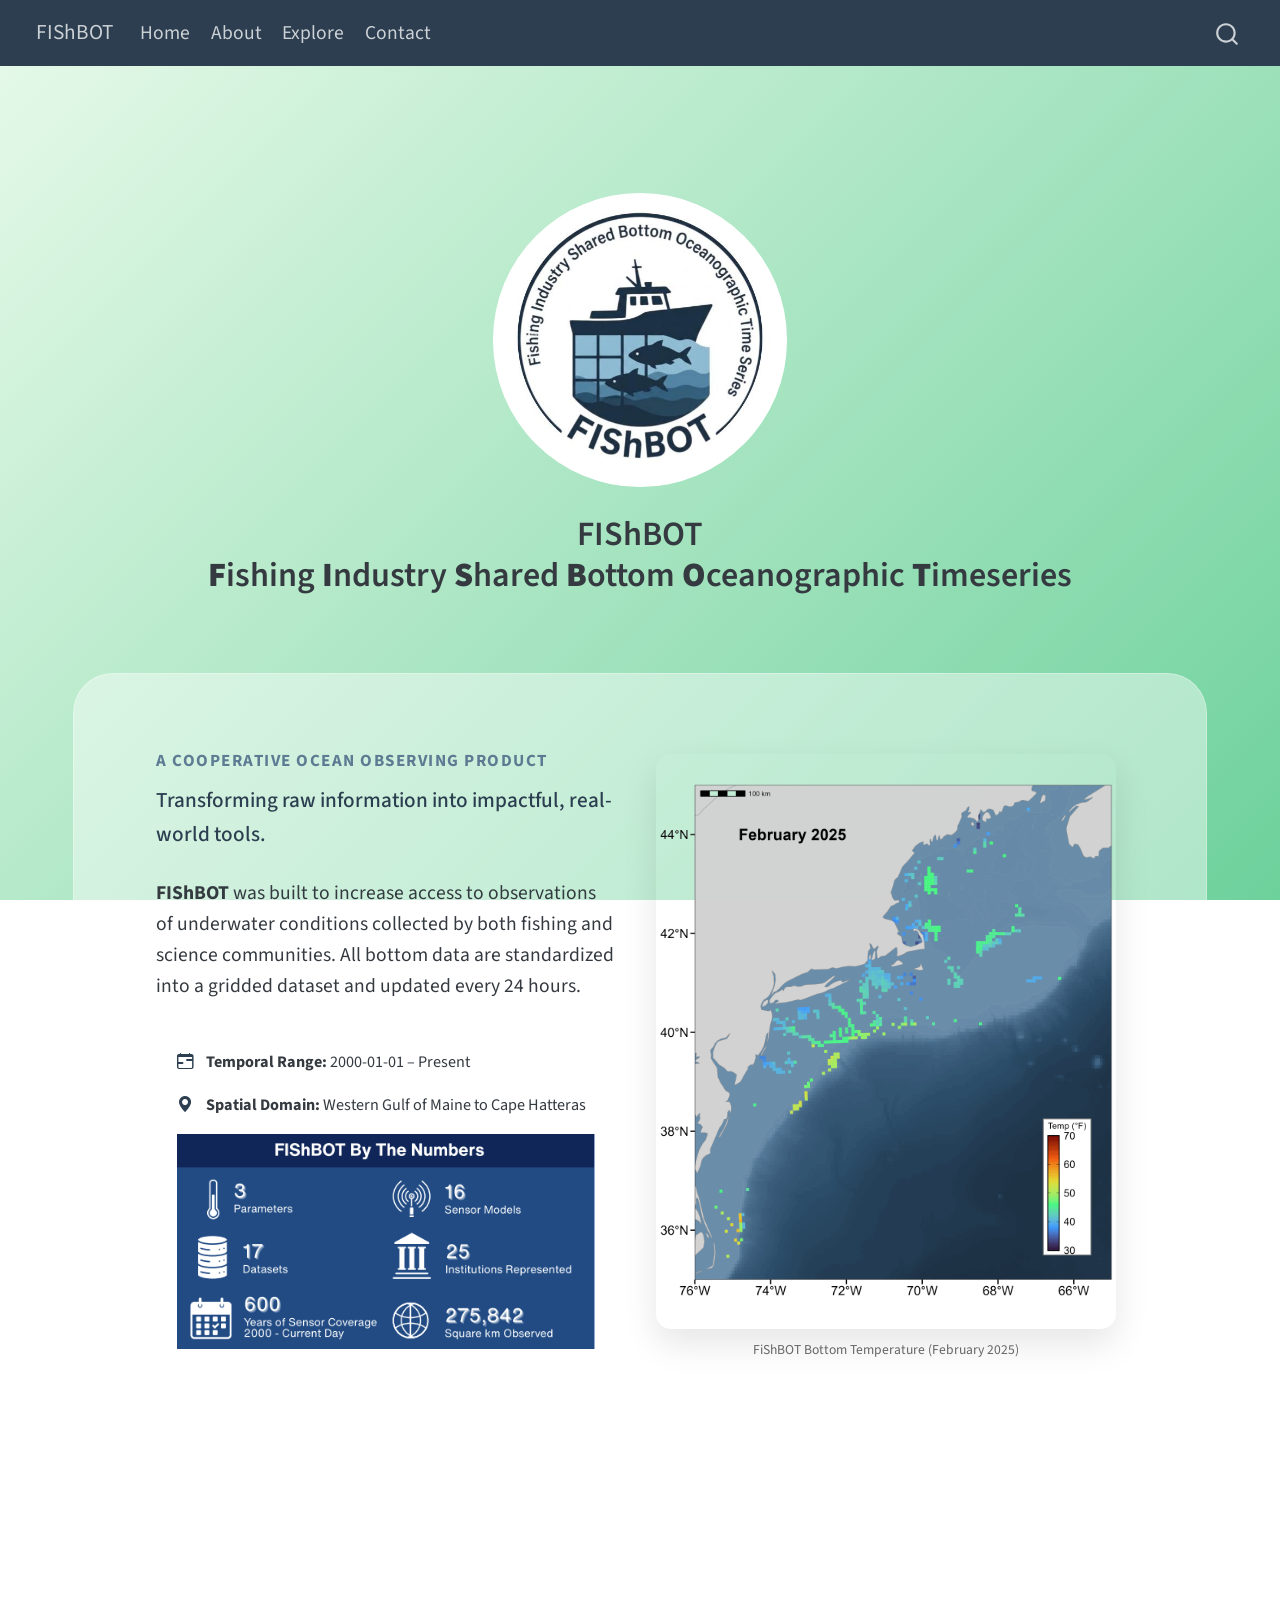
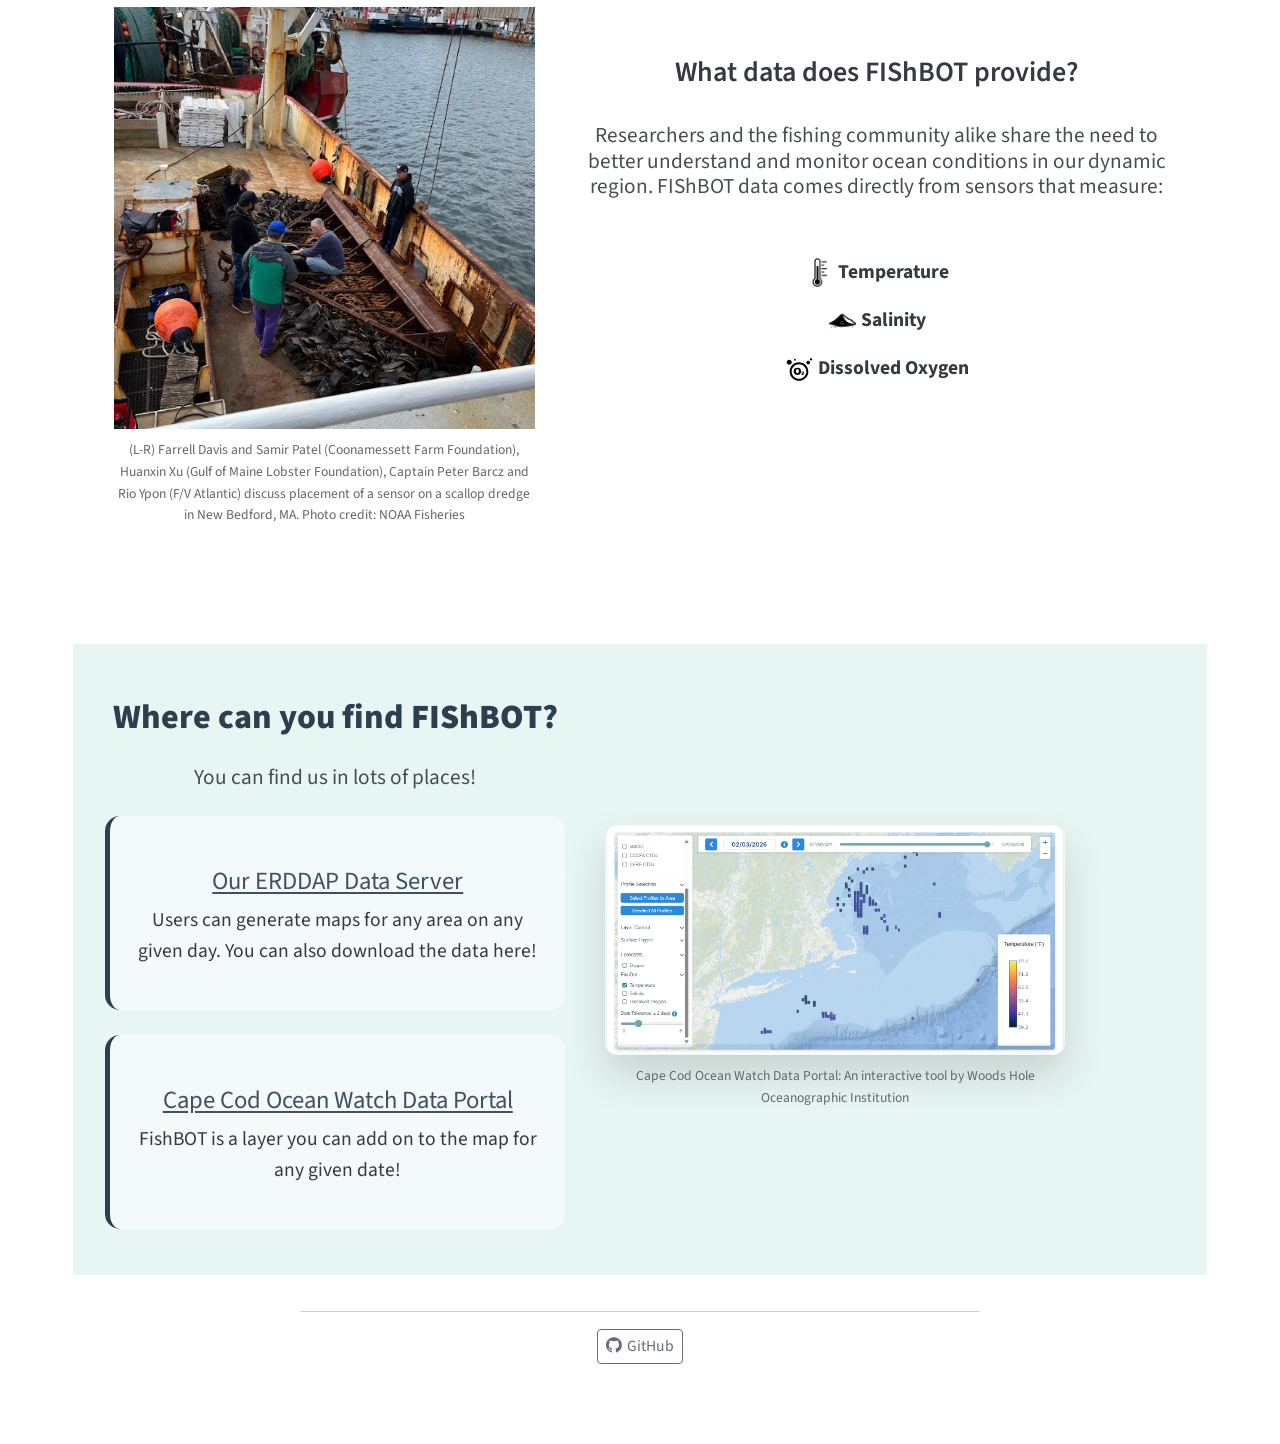
<file: docs/index.html>
<!DOCTYPE html>
<html xmlns="http://www.w3.org/1999/xhtml" lang="en" xml:lang="en"><head>

<meta charset="utf-8">
<meta name="generator" content="quarto-1.8.25">

<meta name="viewport" content="width=device-width, initial-scale=1.0, user-scalable=yes">


<title>FIShBOT   Fishing Industry Shared Bottom Oceanographic Timeseries – FIShBOT</title>
<style>
code{white-space: pre-wrap;}
span.smallcaps{font-variant: small-caps;}
div.columns{display: flex; gap: min(4vw, 1.5em);}
div.column{flex: auto; overflow-x: auto;}
div.hanging-indent{margin-left: 1.5em; text-indent: -1.5em;}
ul.task-list{list-style: none;}
ul.task-list li input[type="checkbox"] {
  width: 0.8em;
  margin: 0 0.8em 0.2em -1em; /* quarto-specific, see https://github.com/quarto-dev/quarto-cli/issues/4556 */ 
  vertical-align: middle;
}
</style>


<script src="site_libs/quarto-nav/quarto-nav.js"></script>
<script src="site_libs/quarto-nav/headroom.min.js"></script>
<script src="site_libs/clipboard/clipboard.min.js"></script>
<script src="site_libs/quarto-search/autocomplete.umd.js"></script>
<script src="site_libs/quarto-search/fuse.min.js"></script>
<script src="site_libs/quarto-search/quarto-search.js"></script>
<meta name="quarto:offset" content="./">
<script src="site_libs/quarto-html/quarto.js" type="module"></script>
<script src="site_libs/quarto-html/tabsets/tabsets.js" type="module"></script>
<script src="site_libs/quarto-html/axe/axe-check.js" type="module"></script>
<script src="site_libs/quarto-html/popper.min.js"></script>
<script src="site_libs/quarto-html/tippy.umd.min.js"></script>
<link href="site_libs/quarto-html/tippy.css" rel="stylesheet">
<link href="site_libs/quarto-html/quarto-syntax-highlighting-7b89279ff1a6dce999919e0e67d4d9ec.css" rel="stylesheet" id="quarto-text-highlighting-styles">
<script src="site_libs/bootstrap/bootstrap.min.js"></script>
<link href="site_libs/bootstrap/bootstrap-icons.css" rel="stylesheet">
<link href="site_libs/bootstrap/bootstrap-286534045d937dac468bb145d34bd5bb.min.css" rel="stylesheet" append-hash="true" id="quarto-bootstrap" data-mode="light">
<script src="site_libs/quarto-contrib/glightbox/glightbox.min.js"></script>
<link href="site_libs/quarto-contrib/glightbox/glightbox.min.css" rel="stylesheet">
<link href="site_libs/quarto-contrib/glightbox/lightbox.css" rel="stylesheet">
<script id="quarto-search-options" type="application/json">{
  "location": "navbar",
  "copy-button": false,
  "collapse-after": 3,
  "panel-placement": "end",
  "type": "overlay",
  "limit": 50,
  "keyboard-shortcut": [
    "f",
    "/",
    "s"
  ],
  "show-item-context": false,
  "language": {
    "search-no-results-text": "No results",
    "search-matching-documents-text": "matching documents",
    "search-copy-link-title": "Copy link to search",
    "search-hide-matches-text": "Hide additional matches",
    "search-more-match-text": "more match in this document",
    "search-more-matches-text": "more matches in this document",
    "search-clear-button-title": "Clear",
    "search-text-placeholder": "",
    "search-detached-cancel-button-title": "Cancel",
    "search-submit-button-title": "Submit",
    "search-label": "Search"
  }
}</script>


</head>

<body class="nav-fixed quarto-light">

<div id="quarto-search-results"></div>
  <header id="quarto-header" class="headroom fixed-top">
    <nav class="navbar navbar-expand-lg " data-bs-theme="dark">
      <div class="navbar-container container-fluid">
      <div class="navbar-brand-container mx-auto">
    <a href="./index.html" class="navbar-brand navbar-brand-logo">
    </a>
    <a class="navbar-brand" href="./index.html">
    <span class="navbar-title">FIShBOT</span>
    </a>
  </div>
            <div id="quarto-search" class="" title="Search"></div>
          <button class="navbar-toggler" type="button" data-bs-toggle="collapse" data-bs-target="#navbarCollapse" aria-controls="navbarCollapse" role="menu" aria-expanded="false" aria-label="Toggle navigation" onclick="if (window.quartoToggleHeadroom) { window.quartoToggleHeadroom(); }">
  <span class="navbar-toggler-icon"></span>
</button>
          <div class="collapse navbar-collapse" id="navbarCollapse">
            <ul class="navbar-nav navbar-nav-scroll me-auto">
  <li class="nav-item">
    <a class="nav-link active" href="./index.html" aria-current="page"> 
<span class="menu-text">Home</span></a>
  </li>  
  <li class="nav-item">
    <a class="nav-link" href="./about.html"> 
<span class="menu-text">About</span></a>
  </li>  
  <li class="nav-item">
    <a class="nav-link" href="./explore.html"> 
<span class="menu-text">Explore</span></a>
  </li>  
  <li class="nav-item">
    <a class="nav-link" href="./contact.html"> 
<span class="menu-text">Contact</span></a>
  </li>  
</ul>
          </div> <!-- /navcollapse -->
            <div class="quarto-navbar-tools">
</div>
      </div> <!-- /container-fluid -->
    </nav>
</header>
<!-- content -->
<div id="quarto-content" class="quarto-container page-columns page-rows-contents page-layout-full page-navbar">
<!-- sidebar -->
<!-- margin-sidebar -->
    
<!-- main -->
<div class="quarto-about-jolla column-page">
  <img src="images/FIShBOT_logo_white.jpg" class="about-image
  round " style="height: 15em; width: 15em;">
 <header id="title-block-header" class="quarto-title-block default">
<div class="quarto-title">
<h1 class="title">FIShBOT <br> <strong>F</strong>ishing <strong>I</strong>ndustry <strong>S</strong>hared <strong>B</strong>ottom <strong>O</strong>ceanographic <strong>T</strong>imeseries</h1>
</div>
<div class="quarto-title-meta column-page">
  </div>
</header><main class="content column-page" id="quarto-document-content">
<!--First Row with 'hero' style -->
<div class="hero-chunk">
<div class="container">
<div class="row align-items-center">
<!-- LEFT COLUMN: Text and Metadata -->
<div class="col-md-6 text-start">
<p class="subtitle">
A Cooperative Ocean Observing Product
</p>
<p class="lead-text">
Transforming raw information into impactful, real-world tools.
</p>
<p><strong>FIShBOT</strong> was built to increase access to observations of underwater conditions collected by both fishing and science communities. All bottom data are standardized into a gridded dataset and updated every 24 hours.</p>
<div class="info-box">
<p><i class="bi bi-calendar-range"></i> <strong>Temporal Range:</strong> 2000-01-01 – Present</p>
<p><i class="bi bi-geo-alt-fill"></i> <strong>Spatial Domain:</strong> Western Gulf of Maine to Cape Hatteras</p>
<p><a href="images/fishbot-in-numbers.png" class="lightbox" data-gallery="quarto-lightbox-gallery-1"><img src="images/fishbot-in-numbers.png" class="img-fluid"></a></p>
</div>
</div>
<!-- RIGHT COLUMN: The GIF -->
<div class="col-md-6">
<div class="map-frame">
<img src="images/FISHBOT_BottomTemp_2025-v4.gif" class="img-fluid">
<p class="caption-text">
FiShBOT Bottom Temperature (February 2025)
</p>
</div>
</div>
</div>
</div>
</div>
<!-- Middle Row with the new chunk style -->
<div class="section-chunk">
<div class="columns">
<div class="column" style="width:40%;">
<p><br></p>
<img src="images/sensor_placement.png" class="img-fluid">
<p class="caption-text">
(L-R) Farrell Davis and Samir Patel (Coonamessett Farm Foundation), Huanxin Xu (Gulf of Maine Lobster Foundation), Captain Peter Barcz and Rio Ypon (F/V Atlantic) discuss placement of a sensor on a scallop dredge in New Bedford, MA. Photo credit: NOAA Fisheries
</p>
</div><div class="column" style="width:5%;">
<!-- Empty column for spacing -->
</div><div class="column" style="width:55%;">
<p><br> <br></p>
<section id="what-data-does-fishbot-provide" class="level2">
<h2 data-anchor-id="what-data-does-fishbot-provide">What data does FIShBOT provide?</h2>
<section id="researchers-and-the-fishing-community-alike-share-the-need-to-better-understand-and-monitor-ocean-conditions-in-our-dynamic-region.-fishbot-data-comes-directly-from-sensors-that-measure" class="level4">
<h4 data-anchor-id="researchers-and-the-fishing-community-alike-share-the-need-to-better-understand-and-monitor-ocean-conditions-in-our-dynamic-region.-fishbot-data-comes-directly-from-sensors-that-measure">Researchers and the fishing community alike share the need to better understand and monitor ocean conditions in our dynamic region. FIShBOT data comes directly from sensors that measure:</h4>
<p><br></p>
<p><img src="images/high-temperature.png" style="height:1.5em">&nbsp;<b>Temperature</b></p>
<p><img src="images/powder.png" style="height:1.5em">&nbsp;<b>Salinity</b></p>
<p><img src="images/dissolved-oxygen-3.svg" style="height:1.5em">&nbsp;<b>Dissolved Oxygen</b></p>
</section>
</section>
</div>
</div>
</div>
<!-- Third Row with tiles -->
<div class="step" style="background-color: #E8F6F3;">
<div class="container">
<div class="row align-items-center">
<!-- Left Side: Text Content -->
<section id="where-can-you-find-fishbot" class="level1 col-md-6">
<h1>Where can you find <strong>FIShBOT</strong>?</h1>
<section id="you-can-find-us-in-lots-of-places" class="level4">
<h4 data-anchor-id="you-can-find-us-in-lots-of-places">You can find us in lots of places!</h4>
</section>
<section id="our-erddap-data-server" class="level3 data-link-card">
<h3 data-anchor-id="our-erddap-data-server"><span class="link-title"><a href="https://erddap.ondeckdata.com/erddap/tabledap/fishbot_realtime.graph" target="_blank">Our ERDDAP Data Server</a></span></h3>
<p>Users can generate maps for any area on any given day. You can also download the data here!</p>
</section>
<section id="cape-cod-ocean-watch-data-portal" class="level3 data-link-card">
<h3 data-anchor-id="cape-cod-ocean-watch-data-portal"><span class="link-title"><a href="https://ccocean.whoi.edu/" target="_blank">Cape Cod Ocean Watch Data Portal</a></span></h3>
<p>FishBOT is a layer you can add on to the map for any given date!</p>
</section>
</section>
<!-- Right Side: Image/Portal Preview -->
<div class="col-md-6">
<div class="image-frame">
<br> <img src="images/ccow_portal.png" class="img-fluid" alt="Cape Cod Ocean Watch Portal">
<p class="caption-text">
Cape Cod Ocean Watch Data Portal: An interactive tool by Woods Hole Oceanographic Institution
</p>
</div>
</div>
</div>
</div>
</div>


</main> 
  <hr class="about-sep">
   <div class="about-links">
  <a href="https://github.com/CommercialFisheriesResearchFoundation/fishbot.git" class="about-link" rel="" target="">
    <i class="bi bi-github"></i>
     <span class="about-link-text">GitHub</span>
  </a>
</div>
</div>
 <!-- /main -->
<script id="quarto-html-after-body" type="application/javascript">
  window.document.addEventListener("DOMContentLoaded", function (event) {
    const isCodeAnnotation = (el) => {
      for (const clz of el.classList) {
        if (clz.startsWith('code-annotation-')) {                     
          return true;
        }
      }
      return false;
    }
    const onCopySuccess = function(e) {
      // button target
      const button = e.trigger;
      // don't keep focus
      button.blur();
      // flash "checked"
      button.classList.add('code-copy-button-checked');
      var currentTitle = button.getAttribute("title");
      button.setAttribute("title", "Copied!");
      let tooltip;
      if (window.bootstrap) {
        button.setAttribute("data-bs-toggle", "tooltip");
        button.setAttribute("data-bs-placement", "left");
        button.setAttribute("data-bs-title", "Copied!");
        tooltip = new bootstrap.Tooltip(button, 
          { trigger: "manual", 
            customClass: "code-copy-button-tooltip",
            offset: [0, -8]});
        tooltip.show();    
      }
      setTimeout(function() {
        if (tooltip) {
          tooltip.hide();
          button.removeAttribute("data-bs-title");
          button.removeAttribute("data-bs-toggle");
          button.removeAttribute("data-bs-placement");
        }
        button.setAttribute("title", currentTitle);
        button.classList.remove('code-copy-button-checked');
      }, 1000);
      // clear code selection
      e.clearSelection();
    }
    const getTextToCopy = function(trigger) {
      const outerScaffold = trigger.parentElement.cloneNode(true);
      const codeEl = outerScaffold.querySelector('code');
      for (const childEl of codeEl.children) {
        if (isCodeAnnotation(childEl)) {
          childEl.remove();
        }
      }
      return codeEl.innerText;
    }
    const clipboard = new window.ClipboardJS('.code-copy-button:not([data-in-quarto-modal])', {
      text: getTextToCopy
    });
    clipboard.on('success', onCopySuccess);
    if (window.document.getElementById('quarto-embedded-source-code-modal')) {
      const clipboardModal = new window.ClipboardJS('.code-copy-button[data-in-quarto-modal]', {
        text: getTextToCopy,
        container: window.document.getElementById('quarto-embedded-source-code-modal')
      });
      clipboardModal.on('success', onCopySuccess);
    }
      var localhostRegex = new RegExp(/^(?:http|https):\/\/localhost\:?[0-9]*\//);
      var mailtoRegex = new RegExp(/^mailto:/);
        var filterRegex = new RegExp('/' + window.location.host + '/');
      var isInternal = (href) => {
          return filterRegex.test(href) || localhostRegex.test(href) || mailtoRegex.test(href);
      }
      // Inspect non-navigation links and adorn them if external
     var links = window.document.querySelectorAll('a[href]:not(.nav-link):not(.navbar-brand):not(.toc-action):not(.sidebar-link):not(.sidebar-item-toggle):not(.pagination-link):not(.no-external):not([aria-hidden]):not(.dropdown-item):not(.quarto-navigation-tool):not(.about-link)');
      for (var i=0; i<links.length; i++) {
        const link = links[i];
        if (!isInternal(link.href)) {
          // undo the damage that might have been done by quarto-nav.js in the case of
          // links that we want to consider external
          if (link.dataset.originalHref !== undefined) {
            link.href = link.dataset.originalHref;
          }
        }
      }
    function tippyHover(el, contentFn, onTriggerFn, onUntriggerFn) {
      const config = {
        allowHTML: true,
        maxWidth: 500,
        delay: 100,
        arrow: false,
        appendTo: function(el) {
            return el.parentElement;
        },
        interactive: true,
        interactiveBorder: 10,
        theme: 'quarto',
        placement: 'bottom-start',
      };
      if (contentFn) {
        config.content = contentFn;
      }
      if (onTriggerFn) {
        config.onTrigger = onTriggerFn;
      }
      if (onUntriggerFn) {
        config.onUntrigger = onUntriggerFn;
      }
      window.tippy(el, config); 
    }
    const noterefs = window.document.querySelectorAll('a[role="doc-noteref"]');
    for (var i=0; i<noterefs.length; i++) {
      const ref = noterefs[i];
      tippyHover(ref, function() {
        // use id or data attribute instead here
        let href = ref.getAttribute('data-footnote-href') || ref.getAttribute('href');
        try { href = new URL(href).hash; } catch {}
        const id = href.replace(/^#\/?/, "");
        const note = window.document.getElementById(id);
        if (note) {
          return note.innerHTML;
        } else {
          return "";
        }
      });
    }
    const xrefs = window.document.querySelectorAll('a.quarto-xref');
    const processXRef = (id, note) => {
      // Strip column container classes
      const stripColumnClz = (el) => {
        el.classList.remove("page-full", "page-columns");
        if (el.children) {
          for (const child of el.children) {
            stripColumnClz(child);
          }
        }
      }
      stripColumnClz(note)
      if (id === null || id.startsWith('sec-')) {
        // Special case sections, only their first couple elements
        const container = document.createElement("div");
        if (note.children && note.children.length > 2) {
          container.appendChild(note.children[0].cloneNode(true));
          for (let i = 1; i < note.children.length; i++) {
            const child = note.children[i];
            if (child.tagName === "P" && child.innerText === "") {
              continue;
            } else {
              container.appendChild(child.cloneNode(true));
              break;
            }
          }
          if (window.Quarto?.typesetMath) {
            window.Quarto.typesetMath(container);
          }
          return container.innerHTML
        } else {
          if (window.Quarto?.typesetMath) {
            window.Quarto.typesetMath(note);
          }
          return note.innerHTML;
        }
      } else {
        // Remove any anchor links if they are present
        const anchorLink = note.querySelector('a.anchorjs-link');
        if (anchorLink) {
          anchorLink.remove();
        }
        if (window.Quarto?.typesetMath) {
          window.Quarto.typesetMath(note);
        }
        if (note.classList.contains("callout")) {
          return note.outerHTML;
        } else {
          return note.innerHTML;
        }
      }
    }
    for (var i=0; i<xrefs.length; i++) {
      const xref = xrefs[i];
      tippyHover(xref, undefined, function(instance) {
        instance.disable();
        let url = xref.getAttribute('href');
        let hash = undefined; 
        if (url.startsWith('#')) {
          hash = url;
        } else {
          try { hash = new URL(url).hash; } catch {}
        }
        if (hash) {
          const id = hash.replace(/^#\/?/, "");
          const note = window.document.getElementById(id);
          if (note !== null) {
            try {
              const html = processXRef(id, note.cloneNode(true));
              instance.setContent(html);
            } finally {
              instance.enable();
              instance.show();
            }
          } else {
            // See if we can fetch this
            fetch(url.split('#')[0])
            .then(res => res.text())
            .then(html => {
              const parser = new DOMParser();
              const htmlDoc = parser.parseFromString(html, "text/html");
              const note = htmlDoc.getElementById(id);
              if (note !== null) {
                const html = processXRef(id, note);
                instance.setContent(html);
              } 
            }).finally(() => {
              instance.enable();
              instance.show();
            });
          }
        } else {
          // See if we can fetch a full url (with no hash to target)
          // This is a special case and we should probably do some content thinning / targeting
          fetch(url)
          .then(res => res.text())
          .then(html => {
            const parser = new DOMParser();
            const htmlDoc = parser.parseFromString(html, "text/html");
            const note = htmlDoc.querySelector('main.content');
            if (note !== null) {
              // This should only happen for chapter cross references
              // (since there is no id in the URL)
              // remove the first header
              if (note.children.length > 0 && note.children[0].tagName === "HEADER") {
                note.children[0].remove();
              }
              const html = processXRef(null, note);
              instance.setContent(html);
            } 
          }).finally(() => {
            instance.enable();
            instance.show();
          });
        }
      }, function(instance) {
      });
    }
        let selectedAnnoteEl;
        const selectorForAnnotation = ( cell, annotation) => {
          let cellAttr = 'data-code-cell="' + cell + '"';
          let lineAttr = 'data-code-annotation="' +  annotation + '"';
          const selector = 'span[' + cellAttr + '][' + lineAttr + ']';
          return selector;
        }
        const selectCodeLines = (annoteEl) => {
          const doc = window.document;
          const targetCell = annoteEl.getAttribute("data-target-cell");
          const targetAnnotation = annoteEl.getAttribute("data-target-annotation");
          const annoteSpan = window.document.querySelector(selectorForAnnotation(targetCell, targetAnnotation));
          const lines = annoteSpan.getAttribute("data-code-lines").split(",");
          const lineIds = lines.map((line) => {
            return targetCell + "-" + line;
          })
          let top = null;
          let height = null;
          let parent = null;
          if (lineIds.length > 0) {
              //compute the position of the single el (top and bottom and make a div)
              const el = window.document.getElementById(lineIds[0]);
              top = el.offsetTop;
              height = el.offsetHeight;
              parent = el.parentElement.parentElement;
            if (lineIds.length > 1) {
              const lastEl = window.document.getElementById(lineIds[lineIds.length - 1]);
              const bottom = lastEl.offsetTop + lastEl.offsetHeight;
              height = bottom - top;
            }
            if (top !== null && height !== null && parent !== null) {
              // cook up a div (if necessary) and position it 
              let div = window.document.getElementById("code-annotation-line-highlight");
              if (div === null) {
                div = window.document.createElement("div");
                div.setAttribute("id", "code-annotation-line-highlight");
                div.style.position = 'absolute';
                parent.appendChild(div);
              }
              div.style.top = top - 2 + "px";
              div.style.height = height + 4 + "px";
              div.style.left = 0;
              let gutterDiv = window.document.getElementById("code-annotation-line-highlight-gutter");
              if (gutterDiv === null) {
                gutterDiv = window.document.createElement("div");
                gutterDiv.setAttribute("id", "code-annotation-line-highlight-gutter");
                gutterDiv.style.position = 'absolute';
                const codeCell = window.document.getElementById(targetCell);
                const gutter = codeCell.querySelector('.code-annotation-gutter');
                gutter.appendChild(gutterDiv);
              }
              gutterDiv.style.top = top - 2 + "px";
              gutterDiv.style.height = height + 4 + "px";
            }
            selectedAnnoteEl = annoteEl;
          }
        };
        const unselectCodeLines = () => {
          const elementsIds = ["code-annotation-line-highlight", "code-annotation-line-highlight-gutter"];
          elementsIds.forEach((elId) => {
            const div = window.document.getElementById(elId);
            if (div) {
              div.remove();
            }
          });
          selectedAnnoteEl = undefined;
        };
          // Handle positioning of the toggle
      window.addEventListener(
        "resize",
        throttle(() => {
          elRect = undefined;
          if (selectedAnnoteEl) {
            selectCodeLines(selectedAnnoteEl);
          }
        }, 10)
      );
      function throttle(fn, ms) {
      let throttle = false;
      let timer;
        return (...args) => {
          if(!throttle) { // first call gets through
              fn.apply(this, args);
              throttle = true;
          } else { // all the others get throttled
              if(timer) clearTimeout(timer); // cancel #2
              timer = setTimeout(() => {
                fn.apply(this, args);
                timer = throttle = false;
              }, ms);
          }
        };
      }
        // Attach click handler to the DT
        const annoteDls = window.document.querySelectorAll('dt[data-target-cell]');
        for (const annoteDlNode of annoteDls) {
          annoteDlNode.addEventListener('click', (event) => {
            const clickedEl = event.target;
            if (clickedEl !== selectedAnnoteEl) {
              unselectCodeLines();
              const activeEl = window.document.querySelector('dt[data-target-cell].code-annotation-active');
              if (activeEl) {
                activeEl.classList.remove('code-annotation-active');
              }
              selectCodeLines(clickedEl);
              clickedEl.classList.add('code-annotation-active');
            } else {
              // Unselect the line
              unselectCodeLines();
              clickedEl.classList.remove('code-annotation-active');
            }
          });
        }
    const findCites = (el) => {
      const parentEl = el.parentElement;
      if (parentEl) {
        const cites = parentEl.dataset.cites;
        if (cites) {
          return {
            el,
            cites: cites.split(' ')
          };
        } else {
          return findCites(el.parentElement)
        }
      } else {
        return undefined;
      }
    };
    var bibliorefs = window.document.querySelectorAll('a[role="doc-biblioref"]');
    for (var i=0; i<bibliorefs.length; i++) {
      const ref = bibliorefs[i];
      const citeInfo = findCites(ref);
      if (citeInfo) {
        tippyHover(citeInfo.el, function() {
          var popup = window.document.createElement('div');
          citeInfo.cites.forEach(function(cite) {
            var citeDiv = window.document.createElement('div');
            citeDiv.classList.add('hanging-indent');
            citeDiv.classList.add('csl-entry');
            var biblioDiv = window.document.getElementById('ref-' + cite);
            if (biblioDiv) {
              citeDiv.innerHTML = biblioDiv.innerHTML;
            }
            popup.appendChild(citeDiv);
          });
          return popup.innerHTML;
        });
      }
    }
  });
  </script>
</div> <!-- /content -->
<script>var lightboxQuarto = GLightbox({"closeEffect":"zoom","descPosition":"bottom","loop":false,"openEffect":"zoom","selector":".lightbox"});
(function() {
  let previousOnload = window.onload;
  window.onload = () => {
    if (previousOnload) {
      previousOnload();
    }
    lightboxQuarto.on('slide_before_load', (data) => {
      const { slideIndex, slideNode, slideConfig, player, trigger } = data;
      const href = trigger.getAttribute('href');
      if (href !== null) {
        const imgEl = window.document.querySelector(`a[href="${href}"] img`);
        if (imgEl !== null) {
          const srcAttr = imgEl.getAttribute("src");
          if (srcAttr && srcAttr.startsWith("data:")) {
            slideConfig.href = srcAttr;
          }
        }
      } 
    });
  
    lightboxQuarto.on('slide_after_load', (data) => {
      const { slideIndex, slideNode, slideConfig, player, trigger } = data;
      if (window.Quarto?.typesetMath) {
        window.Quarto.typesetMath(slideNode);
      }
    });
  
  };
  
})();
          </script>




</body></html>
</file>
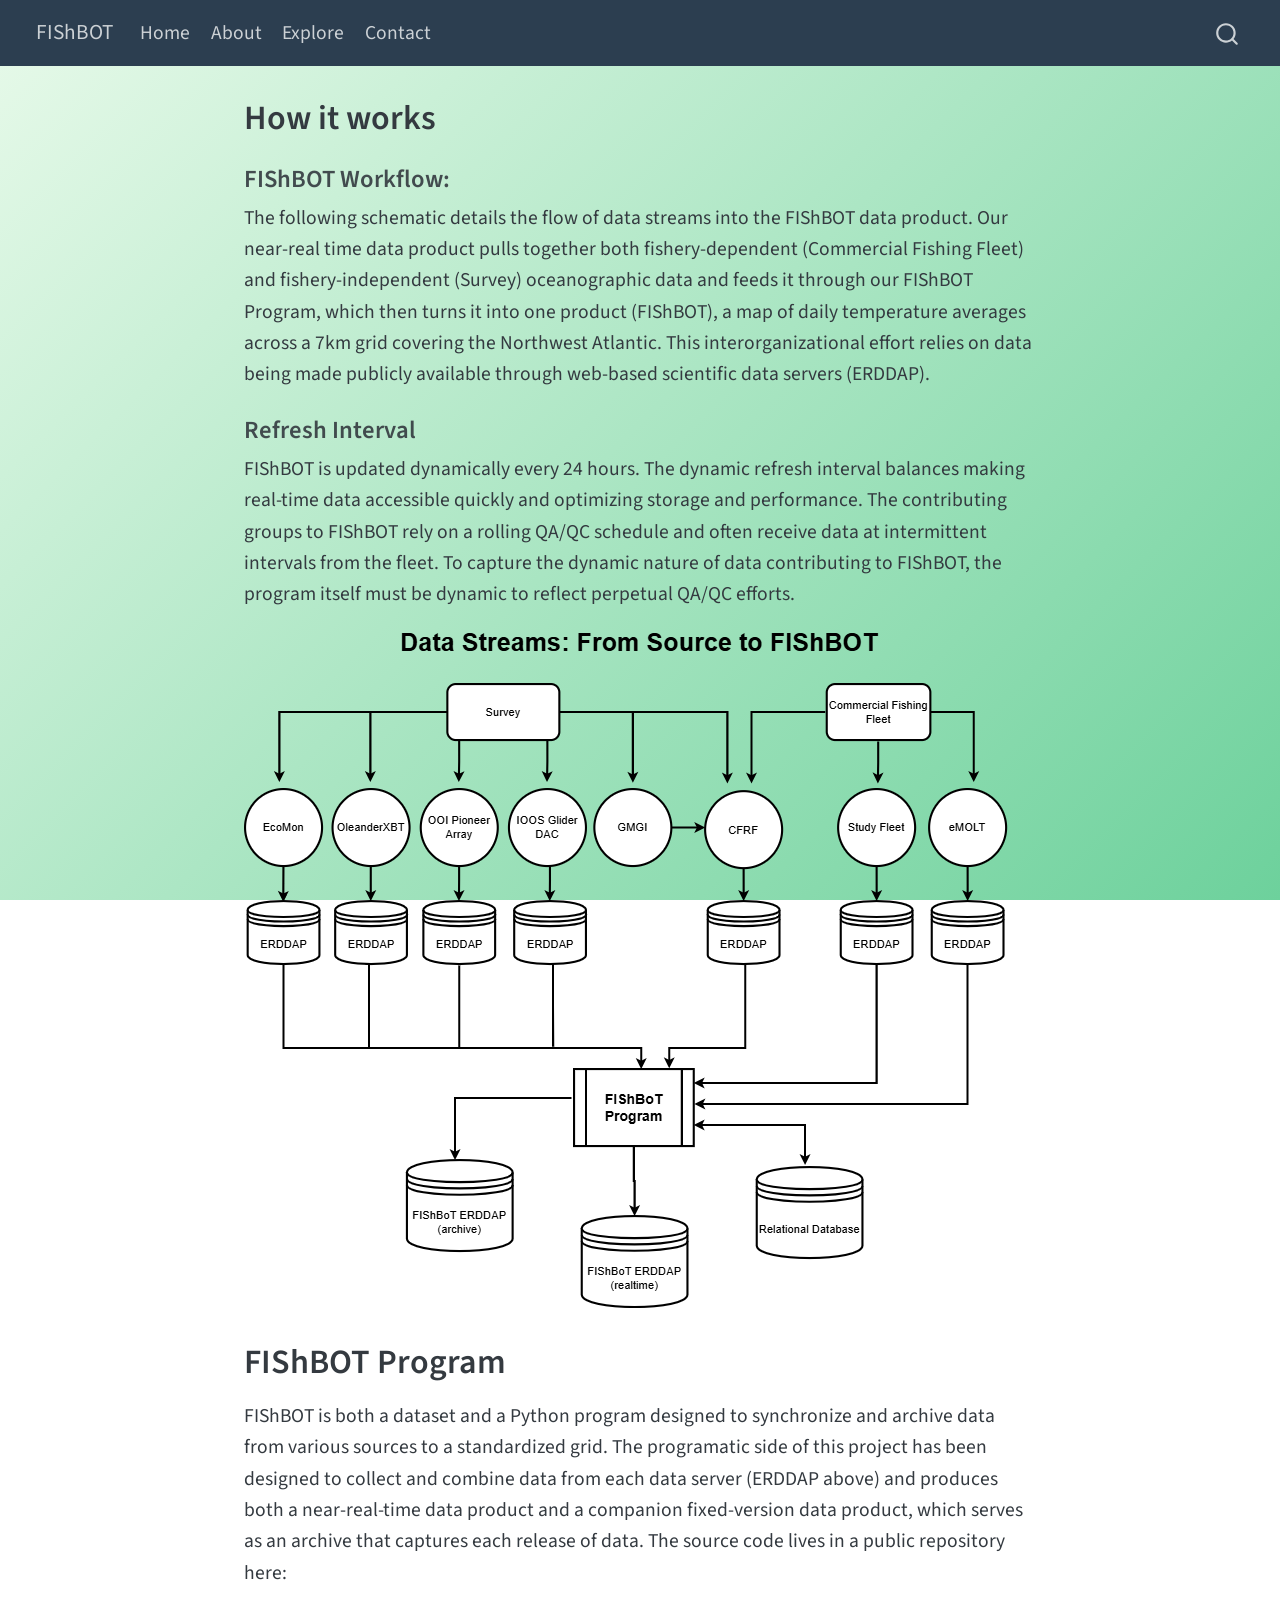
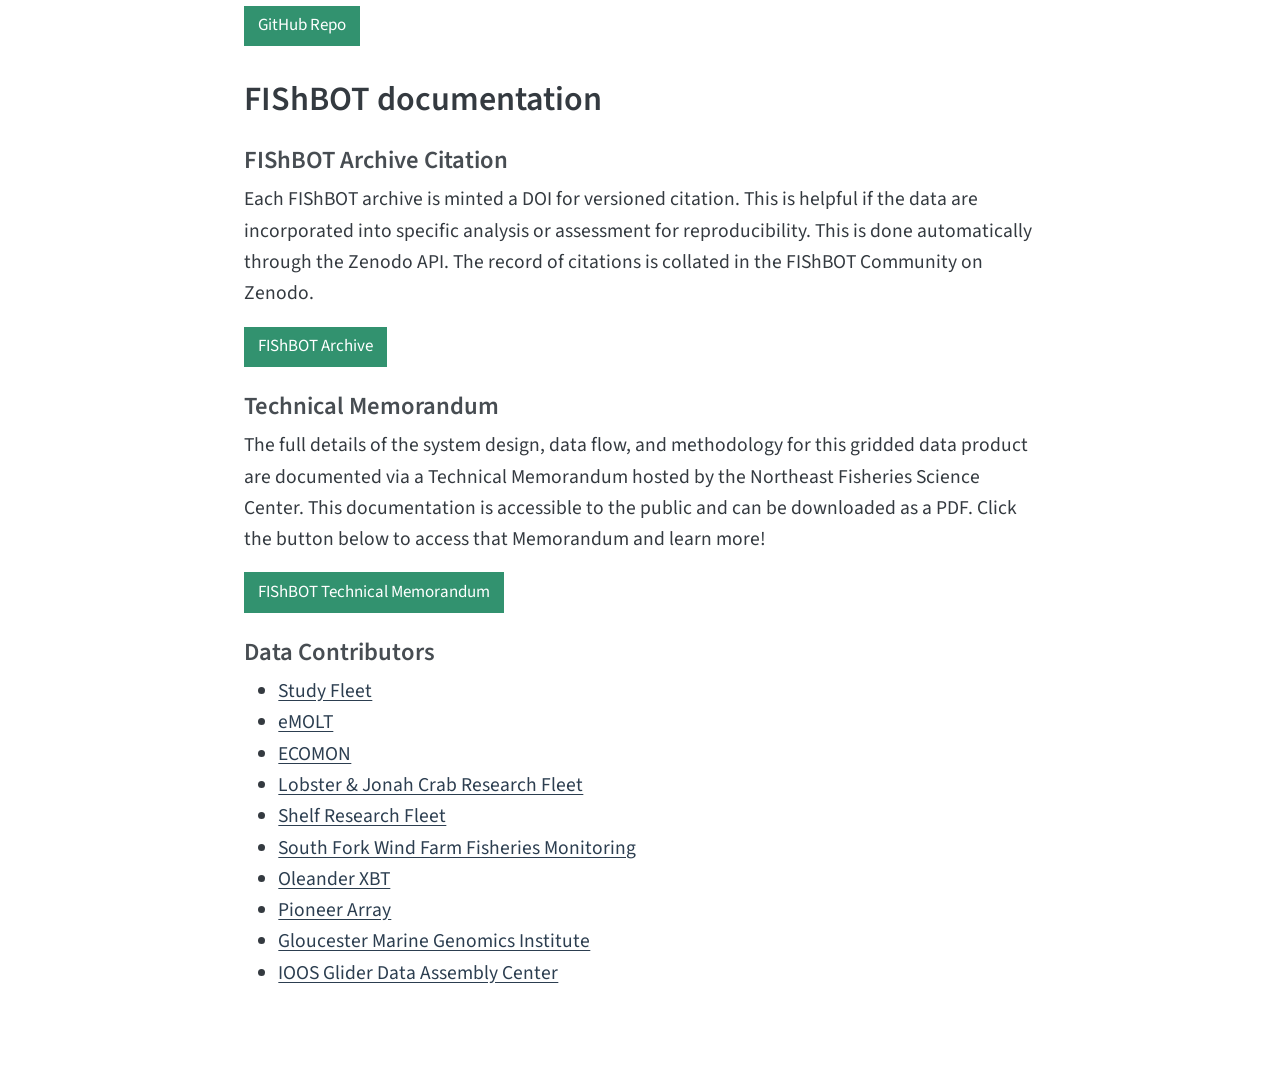
<file: docs/about.html>
<!DOCTYPE html>
<html xmlns="http://www.w3.org/1999/xhtml" lang="en" xml:lang="en"><head>

<meta charset="utf-8">
<meta name="generator" content="quarto-1.8.25">

<meta name="viewport" content="width=device-width, initial-scale=1.0, user-scalable=yes">


<title>How it works – FIShBOT</title>
<style>
code{white-space: pre-wrap;}
span.smallcaps{font-variant: small-caps;}
div.columns{display: flex; gap: min(4vw, 1.5em);}
div.column{flex: auto; overflow-x: auto;}
div.hanging-indent{margin-left: 1.5em; text-indent: -1.5em;}
ul.task-list{list-style: none;}
ul.task-list li input[type="checkbox"] {
  width: 0.8em;
  margin: 0 0.8em 0.2em -1em; /* quarto-specific, see https://github.com/quarto-dev/quarto-cli/issues/4556 */ 
  vertical-align: middle;
}
</style>


<script src="site_libs/quarto-nav/quarto-nav.js"></script>
<script src="site_libs/quarto-nav/headroom.min.js"></script>
<script src="site_libs/clipboard/clipboard.min.js"></script>
<script src="site_libs/quarto-search/autocomplete.umd.js"></script>
<script src="site_libs/quarto-search/fuse.min.js"></script>
<script src="site_libs/quarto-search/quarto-search.js"></script>
<meta name="quarto:offset" content="./">
<script src="site_libs/quarto-html/quarto.js" type="module"></script>
<script src="site_libs/quarto-html/tabsets/tabsets.js" type="module"></script>
<script src="site_libs/quarto-html/axe/axe-check.js" type="module"></script>
<script src="site_libs/quarto-html/popper.min.js"></script>
<script src="site_libs/quarto-html/tippy.umd.min.js"></script>
<script src="site_libs/quarto-html/anchor.min.js"></script>
<link href="site_libs/quarto-html/tippy.css" rel="stylesheet">
<link href="site_libs/quarto-html/quarto-syntax-highlighting-7b89279ff1a6dce999919e0e67d4d9ec.css" rel="stylesheet" id="quarto-text-highlighting-styles">
<script src="site_libs/bootstrap/bootstrap.min.js"></script>
<link href="site_libs/bootstrap/bootstrap-icons.css" rel="stylesheet">
<link href="site_libs/bootstrap/bootstrap-286534045d937dac468bb145d34bd5bb.min.css" rel="stylesheet" append-hash="true" id="quarto-bootstrap" data-mode="light">
<script src="site_libs/quarto-contrib/glightbox/glightbox.min.js"></script>
<link href="site_libs/quarto-contrib/glightbox/glightbox.min.css" rel="stylesheet">
<link href="site_libs/quarto-contrib/glightbox/lightbox.css" rel="stylesheet">
<script id="quarto-search-options" type="application/json">{
  "location": "navbar",
  "copy-button": false,
  "collapse-after": 3,
  "panel-placement": "end",
  "type": "overlay",
  "limit": 50,
  "keyboard-shortcut": [
    "f",
    "/",
    "s"
  ],
  "show-item-context": false,
  "language": {
    "search-no-results-text": "No results",
    "search-matching-documents-text": "matching documents",
    "search-copy-link-title": "Copy link to search",
    "search-hide-matches-text": "Hide additional matches",
    "search-more-match-text": "more match in this document",
    "search-more-matches-text": "more matches in this document",
    "search-clear-button-title": "Clear",
    "search-text-placeholder": "",
    "search-detached-cancel-button-title": "Cancel",
    "search-submit-button-title": "Submit",
    "search-label": "Search"
  }
}</script>


</head>

<body class="nav-fixed fullcontent quarto-light">

<div id="quarto-search-results"></div>
  <header id="quarto-header" class="headroom fixed-top">
    <nav class="navbar navbar-expand-lg " data-bs-theme="dark">
      <div class="navbar-container container-fluid">
      <div class="navbar-brand-container mx-auto">
    <a href="./index.html" class="navbar-brand navbar-brand-logo">
    </a>
    <a class="navbar-brand" href="./index.html">
    <span class="navbar-title">FIShBOT</span>
    </a>
  </div>
            <div id="quarto-search" class="" title="Search"></div>
          <button class="navbar-toggler" type="button" data-bs-toggle="collapse" data-bs-target="#navbarCollapse" aria-controls="navbarCollapse" role="menu" aria-expanded="false" aria-label="Toggle navigation" onclick="if (window.quartoToggleHeadroom) { window.quartoToggleHeadroom(); }">
  <span class="navbar-toggler-icon"></span>
</button>
          <div class="collapse navbar-collapse" id="navbarCollapse">
            <ul class="navbar-nav navbar-nav-scroll me-auto">
  <li class="nav-item">
    <a class="nav-link" href="./index.html"> 
<span class="menu-text">Home</span></a>
  </li>  
  <li class="nav-item">
    <a class="nav-link active" href="./about.html" aria-current="page"> 
<span class="menu-text">About</span></a>
  </li>  
  <li class="nav-item">
    <a class="nav-link" href="./explore.html"> 
<span class="menu-text">Explore</span></a>
  </li>  
  <li class="nav-item">
    <a class="nav-link" href="./contact.html"> 
<span class="menu-text">Contact</span></a>
  </li>  
</ul>
          </div> <!-- /navcollapse -->
            <div class="quarto-navbar-tools">
</div>
      </div> <!-- /container-fluid -->
    </nav>
</header>
<!-- content -->
<div id="quarto-content" class="quarto-container page-columns page-rows-contents page-layout-article page-navbar">
<!-- sidebar -->
<!-- margin-sidebar -->
    
<!-- main -->
<main class="content" id="quarto-document-content">

<header id="title-block-header" class="quarto-title-block default">
<div class="quarto-title">
<h1 class="title">How it works</h1>
</div>



<div class="quarto-title-meta">

    
  
    
  </div>
  


</header>


<section id="fishbot-workflow" class="level3">
<h3 class="anchored" data-anchor-id="fishbot-workflow">FIShBOT Workflow:</h3>
<p>The following schematic details the flow of data streams into the FIShBOT data product. Our near-real time data product pulls together both fishery-dependent (Commercial Fishing Fleet) and fishery-independent (Survey) oceanographic data and feeds it through our FIShBOT Program, which then turns it into one product (FIShBOT), a map of daily temperature averages across a 7km grid covering the Northwest Atlantic. This interorganizational effort relies on data being made publicly available through web-based scientific data servers (ERDDAP).</p>
</section>
<section id="refresh-interval" class="level3">
<h3 class="anchored" data-anchor-id="refresh-interval">Refresh Interval</h3>
<p>FIShBOT is updated dynamically every 24 hours. The dynamic refresh interval balances making real-time data accessible quickly and optimizing storage and performance. The contributing groups to FIShBOT rely on a rolling QA/QC schedule and often receive data at intermittent intervals from the fleet. To capture the dynamic nature of data contributing to FIShBOT, the program itself must be dynamic to reflect perpetual QA/QC efforts.</p>
<p><a href="images/FIShBOT_data_flow.png" class="lightbox" data-gallery="quarto-lightbox-gallery-1"><img src="images/FIShBOT_data_flow.png" class="img-fluid"></a></p>
</section>
<section id="fishbot-program" class="level1">
<h1>FIShBOT Program</h1>
<p>FIShBOT is both a dataset and a Python program designed to synchronize and archive data from various sources to a standardized grid. The programatic side of this project has been designed to collect and combine data from each data server (ERDDAP above) and produces both a near-real-time data product and a companion fixed-version data product, which serves as an archive that captures each release of data. The source code lives in a public repository here:</p>
<p><a href="https://github.com/CommercialFisheriesResearchFoundation/fishbot.git" class="btn btn-primary" role="button" style="background-color: #32926F; color: white; border-color: #32926F;">GitHub Repo</a></p>
</section>
<section id="fishbot-documentation" class="level1">
<h1>FIShBOT documentation</h1>
<section id="fishbot-archive-citation" class="level3">
<h3 class="anchored" data-anchor-id="fishbot-archive-citation">FIShBOT Archive Citation</h3>
<p>Each FIShBOT archive is minted a DOI for versioned citation. This is helpful if the data are incorporated into specific analysis or assessment for reproducibility. This is done automatically through the Zenodo API. The record of citations is collated in the FIShBOT Community on Zenodo.</p>
<p><a href="https://zenodo.org/communities/fishbot/records?q=&amp;l=list&amp;p=1&amp;s=10&amp;sort=newest" class="btn btn-primary" role="button" style="background-color: #32926F; color: white; border-color: #32926F;">FIShBOT Archive</a></p>
</section>
<section id="technical-memorandum" class="level3">
<h3 class="anchored" data-anchor-id="technical-memorandum">Technical Memorandum</h3>
<p>The full details of the system design, data flow, and methodology for this gridded data product are documented via a Technical Memorandum hosted by the Northeast Fisheries Science Center. This documentation is accessible to the public and can be downloaded as a PDF. Click the button below to access that Memorandum and learn more!</p>
<p><a href="https://repository.library.noaa.gov/view/noaa/72384" class="btn btn-primary" role="button" style="background-color: #32926F; color: white; border-color: #32926F;">FIShBOT Technical Memorandum</a></p>
</section>
<section id="data-contributors" class="level3">
<h3 class="anchored" data-anchor-id="data-contributors">Data Contributors</h3>
<ul>
<li><a href="https://www.fisheries.noaa.gov/new-england-mid-atlantic/science-data/cooperative-research-northeast#study-fleet">Study Fleet</a></li>
<li><a href="https://www.fisheries.noaa.gov/new-england-mid-atlantic/climate/partnering-fishing-industry-monitor-northeast-shelf">eMOLT</a></li>
<li><a href="https://www.fisheries.noaa.gov/new-england-mid-atlantic/ecosystems/monitoring-ecosystem-northeast">ECOMON</a></li>
<li><a href="https://www.cfrfoundation.org/jonah-crab-lobster-research-fleet">Lobster &amp; Jonah Crab Research Fleet</a></li>
<li><a href="https://www.cfrfoundation.org/shelf-research-fleet">Shelf Research Fleet</a></li>
<li><a href="https://www.cfrfoundation.org/south-fork-wind-farm">South Fork Wind Farm Fisheries Monitoring</a></li>
<li><a href="https://bios.asu.edu/oleander">Oleander XBT</a></li>
<li><a href="https://oceanobservatories.org/array/coastal-pioneer-mid-atlantic-bight-array/">Pioneer Array</a></li>
<li><a href="https://gmgi.org/">Gloucester Marine Genomics Institute</a></li>
<li><a href="https://gliders.ioos.us/providers/">IOOS Glider Data Assembly Center</a></li>
</ul>


</section>
</section>

</main> <!-- /main -->
<script id="quarto-html-after-body" type="application/javascript">
  window.document.addEventListener("DOMContentLoaded", function (event) {
    const icon = "";
    const anchorJS = new window.AnchorJS();
    anchorJS.options = {
      placement: 'right',
      icon: icon
    };
    anchorJS.add('.anchored');
    const isCodeAnnotation = (el) => {
      for (const clz of el.classList) {
        if (clz.startsWith('code-annotation-')) {                     
          return true;
        }
      }
      return false;
    }
    const onCopySuccess = function(e) {
      // button target
      const button = e.trigger;
      // don't keep focus
      button.blur();
      // flash "checked"
      button.classList.add('code-copy-button-checked');
      var currentTitle = button.getAttribute("title");
      button.setAttribute("title", "Copied!");
      let tooltip;
      if (window.bootstrap) {
        button.setAttribute("data-bs-toggle", "tooltip");
        button.setAttribute("data-bs-placement", "left");
        button.setAttribute("data-bs-title", "Copied!");
        tooltip = new bootstrap.Tooltip(button, 
          { trigger: "manual", 
            customClass: "code-copy-button-tooltip",
            offset: [0, -8]});
        tooltip.show();    
      }
      setTimeout(function() {
        if (tooltip) {
          tooltip.hide();
          button.removeAttribute("data-bs-title");
          button.removeAttribute("data-bs-toggle");
          button.removeAttribute("data-bs-placement");
        }
        button.setAttribute("title", currentTitle);
        button.classList.remove('code-copy-button-checked');
      }, 1000);
      // clear code selection
      e.clearSelection();
    }
    const getTextToCopy = function(trigger) {
      const outerScaffold = trigger.parentElement.cloneNode(true);
      const codeEl = outerScaffold.querySelector('code');
      for (const childEl of codeEl.children) {
        if (isCodeAnnotation(childEl)) {
          childEl.remove();
        }
      }
      return codeEl.innerText;
    }
    const clipboard = new window.ClipboardJS('.code-copy-button:not([data-in-quarto-modal])', {
      text: getTextToCopy
    });
    clipboard.on('success', onCopySuccess);
    if (window.document.getElementById('quarto-embedded-source-code-modal')) {
      const clipboardModal = new window.ClipboardJS('.code-copy-button[data-in-quarto-modal]', {
        text: getTextToCopy,
        container: window.document.getElementById('quarto-embedded-source-code-modal')
      });
      clipboardModal.on('success', onCopySuccess);
    }
      var localhostRegex = new RegExp(/^(?:http|https):\/\/localhost\:?[0-9]*\//);
      var mailtoRegex = new RegExp(/^mailto:/);
        var filterRegex = new RegExp('/' + window.location.host + '/');
      var isInternal = (href) => {
          return filterRegex.test(href) || localhostRegex.test(href) || mailtoRegex.test(href);
      }
      // Inspect non-navigation links and adorn them if external
     var links = window.document.querySelectorAll('a[href]:not(.nav-link):not(.navbar-brand):not(.toc-action):not(.sidebar-link):not(.sidebar-item-toggle):not(.pagination-link):not(.no-external):not([aria-hidden]):not(.dropdown-item):not(.quarto-navigation-tool):not(.about-link)');
      for (var i=0; i<links.length; i++) {
        const link = links[i];
        if (!isInternal(link.href)) {
          // undo the damage that might have been done by quarto-nav.js in the case of
          // links that we want to consider external
          if (link.dataset.originalHref !== undefined) {
            link.href = link.dataset.originalHref;
          }
        }
      }
    function tippyHover(el, contentFn, onTriggerFn, onUntriggerFn) {
      const config = {
        allowHTML: true,
        maxWidth: 500,
        delay: 100,
        arrow: false,
        appendTo: function(el) {
            return el.parentElement;
        },
        interactive: true,
        interactiveBorder: 10,
        theme: 'quarto',
        placement: 'bottom-start',
      };
      if (contentFn) {
        config.content = contentFn;
      }
      if (onTriggerFn) {
        config.onTrigger = onTriggerFn;
      }
      if (onUntriggerFn) {
        config.onUntrigger = onUntriggerFn;
      }
      window.tippy(el, config); 
    }
    const noterefs = window.document.querySelectorAll('a[role="doc-noteref"]');
    for (var i=0; i<noterefs.length; i++) {
      const ref = noterefs[i];
      tippyHover(ref, function() {
        // use id or data attribute instead here
        let href = ref.getAttribute('data-footnote-href') || ref.getAttribute('href');
        try { href = new URL(href).hash; } catch {}
        const id = href.replace(/^#\/?/, "");
        const note = window.document.getElementById(id);
        if (note) {
          return note.innerHTML;
        } else {
          return "";
        }
      });
    }
    const xrefs = window.document.querySelectorAll('a.quarto-xref');
    const processXRef = (id, note) => {
      // Strip column container classes
      const stripColumnClz = (el) => {
        el.classList.remove("page-full", "page-columns");
        if (el.children) {
          for (const child of el.children) {
            stripColumnClz(child);
          }
        }
      }
      stripColumnClz(note)
      if (id === null || id.startsWith('sec-')) {
        // Special case sections, only their first couple elements
        const container = document.createElement("div");
        if (note.children && note.children.length > 2) {
          container.appendChild(note.children[0].cloneNode(true));
          for (let i = 1; i < note.children.length; i++) {
            const child = note.children[i];
            if (child.tagName === "P" && child.innerText === "") {
              continue;
            } else {
              container.appendChild(child.cloneNode(true));
              break;
            }
          }
          if (window.Quarto?.typesetMath) {
            window.Quarto.typesetMath(container);
          }
          return container.innerHTML
        } else {
          if (window.Quarto?.typesetMath) {
            window.Quarto.typesetMath(note);
          }
          return note.innerHTML;
        }
      } else {
        // Remove any anchor links if they are present
        const anchorLink = note.querySelector('a.anchorjs-link');
        if (anchorLink) {
          anchorLink.remove();
        }
        if (window.Quarto?.typesetMath) {
          window.Quarto.typesetMath(note);
        }
        if (note.classList.contains("callout")) {
          return note.outerHTML;
        } else {
          return note.innerHTML;
        }
      }
    }
    for (var i=0; i<xrefs.length; i++) {
      const xref = xrefs[i];
      tippyHover(xref, undefined, function(instance) {
        instance.disable();
        let url = xref.getAttribute('href');
        let hash = undefined; 
        if (url.startsWith('#')) {
          hash = url;
        } else {
          try { hash = new URL(url).hash; } catch {}
        }
        if (hash) {
          const id = hash.replace(/^#\/?/, "");
          const note = window.document.getElementById(id);
          if (note !== null) {
            try {
              const html = processXRef(id, note.cloneNode(true));
              instance.setContent(html);
            } finally {
              instance.enable();
              instance.show();
            }
          } else {
            // See if we can fetch this
            fetch(url.split('#')[0])
            .then(res => res.text())
            .then(html => {
              const parser = new DOMParser();
              const htmlDoc = parser.parseFromString(html, "text/html");
              const note = htmlDoc.getElementById(id);
              if (note !== null) {
                const html = processXRef(id, note);
                instance.setContent(html);
              } 
            }).finally(() => {
              instance.enable();
              instance.show();
            });
          }
        } else {
          // See if we can fetch a full url (with no hash to target)
          // This is a special case and we should probably do some content thinning / targeting
          fetch(url)
          .then(res => res.text())
          .then(html => {
            const parser = new DOMParser();
            const htmlDoc = parser.parseFromString(html, "text/html");
            const note = htmlDoc.querySelector('main.content');
            if (note !== null) {
              // This should only happen for chapter cross references
              // (since there is no id in the URL)
              // remove the first header
              if (note.children.length > 0 && note.children[0].tagName === "HEADER") {
                note.children[0].remove();
              }
              const html = processXRef(null, note);
              instance.setContent(html);
            } 
          }).finally(() => {
            instance.enable();
            instance.show();
          });
        }
      }, function(instance) {
      });
    }
        let selectedAnnoteEl;
        const selectorForAnnotation = ( cell, annotation) => {
          let cellAttr = 'data-code-cell="' + cell + '"';
          let lineAttr = 'data-code-annotation="' +  annotation + '"';
          const selector = 'span[' + cellAttr + '][' + lineAttr + ']';
          return selector;
        }
        const selectCodeLines = (annoteEl) => {
          const doc = window.document;
          const targetCell = annoteEl.getAttribute("data-target-cell");
          const targetAnnotation = annoteEl.getAttribute("data-target-annotation");
          const annoteSpan = window.document.querySelector(selectorForAnnotation(targetCell, targetAnnotation));
          const lines = annoteSpan.getAttribute("data-code-lines").split(",");
          const lineIds = lines.map((line) => {
            return targetCell + "-" + line;
          })
          let top = null;
          let height = null;
          let parent = null;
          if (lineIds.length > 0) {
              //compute the position of the single el (top and bottom and make a div)
              const el = window.document.getElementById(lineIds[0]);
              top = el.offsetTop;
              height = el.offsetHeight;
              parent = el.parentElement.parentElement;
            if (lineIds.length > 1) {
              const lastEl = window.document.getElementById(lineIds[lineIds.length - 1]);
              const bottom = lastEl.offsetTop + lastEl.offsetHeight;
              height = bottom - top;
            }
            if (top !== null && height !== null && parent !== null) {
              // cook up a div (if necessary) and position it 
              let div = window.document.getElementById("code-annotation-line-highlight");
              if (div === null) {
                div = window.document.createElement("div");
                div.setAttribute("id", "code-annotation-line-highlight");
                div.style.position = 'absolute';
                parent.appendChild(div);
              }
              div.style.top = top - 2 + "px";
              div.style.height = height + 4 + "px";
              div.style.left = 0;
              let gutterDiv = window.document.getElementById("code-annotation-line-highlight-gutter");
              if (gutterDiv === null) {
                gutterDiv = window.document.createElement("div");
                gutterDiv.setAttribute("id", "code-annotation-line-highlight-gutter");
                gutterDiv.style.position = 'absolute';
                const codeCell = window.document.getElementById(targetCell);
                const gutter = codeCell.querySelector('.code-annotation-gutter');
                gutter.appendChild(gutterDiv);
              }
              gutterDiv.style.top = top - 2 + "px";
              gutterDiv.style.height = height + 4 + "px";
            }
            selectedAnnoteEl = annoteEl;
          }
        };
        const unselectCodeLines = () => {
          const elementsIds = ["code-annotation-line-highlight", "code-annotation-line-highlight-gutter"];
          elementsIds.forEach((elId) => {
            const div = window.document.getElementById(elId);
            if (div) {
              div.remove();
            }
          });
          selectedAnnoteEl = undefined;
        };
          // Handle positioning of the toggle
      window.addEventListener(
        "resize",
        throttle(() => {
          elRect = undefined;
          if (selectedAnnoteEl) {
            selectCodeLines(selectedAnnoteEl);
          }
        }, 10)
      );
      function throttle(fn, ms) {
      let throttle = false;
      let timer;
        return (...args) => {
          if(!throttle) { // first call gets through
              fn.apply(this, args);
              throttle = true;
          } else { // all the others get throttled
              if(timer) clearTimeout(timer); // cancel #2
              timer = setTimeout(() => {
                fn.apply(this, args);
                timer = throttle = false;
              }, ms);
          }
        };
      }
        // Attach click handler to the DT
        const annoteDls = window.document.querySelectorAll('dt[data-target-cell]');
        for (const annoteDlNode of annoteDls) {
          annoteDlNode.addEventListener('click', (event) => {
            const clickedEl = event.target;
            if (clickedEl !== selectedAnnoteEl) {
              unselectCodeLines();
              const activeEl = window.document.querySelector('dt[data-target-cell].code-annotation-active');
              if (activeEl) {
                activeEl.classList.remove('code-annotation-active');
              }
              selectCodeLines(clickedEl);
              clickedEl.classList.add('code-annotation-active');
            } else {
              // Unselect the line
              unselectCodeLines();
              clickedEl.classList.remove('code-annotation-active');
            }
          });
        }
    const findCites = (el) => {
      const parentEl = el.parentElement;
      if (parentEl) {
        const cites = parentEl.dataset.cites;
        if (cites) {
          return {
            el,
            cites: cites.split(' ')
          };
        } else {
          return findCites(el.parentElement)
        }
      } else {
        return undefined;
      }
    };
    var bibliorefs = window.document.querySelectorAll('a[role="doc-biblioref"]');
    for (var i=0; i<bibliorefs.length; i++) {
      const ref = bibliorefs[i];
      const citeInfo = findCites(ref);
      if (citeInfo) {
        tippyHover(citeInfo.el, function() {
          var popup = window.document.createElement('div');
          citeInfo.cites.forEach(function(cite) {
            var citeDiv = window.document.createElement('div');
            citeDiv.classList.add('hanging-indent');
            citeDiv.classList.add('csl-entry');
            var biblioDiv = window.document.getElementById('ref-' + cite);
            if (biblioDiv) {
              citeDiv.innerHTML = biblioDiv.innerHTML;
            }
            popup.appendChild(citeDiv);
          });
          return popup.innerHTML;
        });
      }
    }
  });
  </script>
</div> <!-- /content -->
<script>var lightboxQuarto = GLightbox({"closeEffect":"zoom","descPosition":"bottom","loop":false,"openEffect":"zoom","selector":".lightbox"});
(function() {
  let previousOnload = window.onload;
  window.onload = () => {
    if (previousOnload) {
      previousOnload();
    }
    lightboxQuarto.on('slide_before_load', (data) => {
      const { slideIndex, slideNode, slideConfig, player, trigger } = data;
      const href = trigger.getAttribute('href');
      if (href !== null) {
        const imgEl = window.document.querySelector(`a[href="${href}"] img`);
        if (imgEl !== null) {
          const srcAttr = imgEl.getAttribute("src");
          if (srcAttr && srcAttr.startsWith("data:")) {
            slideConfig.href = srcAttr;
          }
        }
      } 
    });
  
    lightboxQuarto.on('slide_after_load', (data) => {
      const { slideIndex, slideNode, slideConfig, player, trigger } = data;
      if (window.Quarto?.typesetMath) {
        window.Quarto.typesetMath(slideNode);
      }
    });
  
  };
  
})();
          </script>




</body></html>
</file>
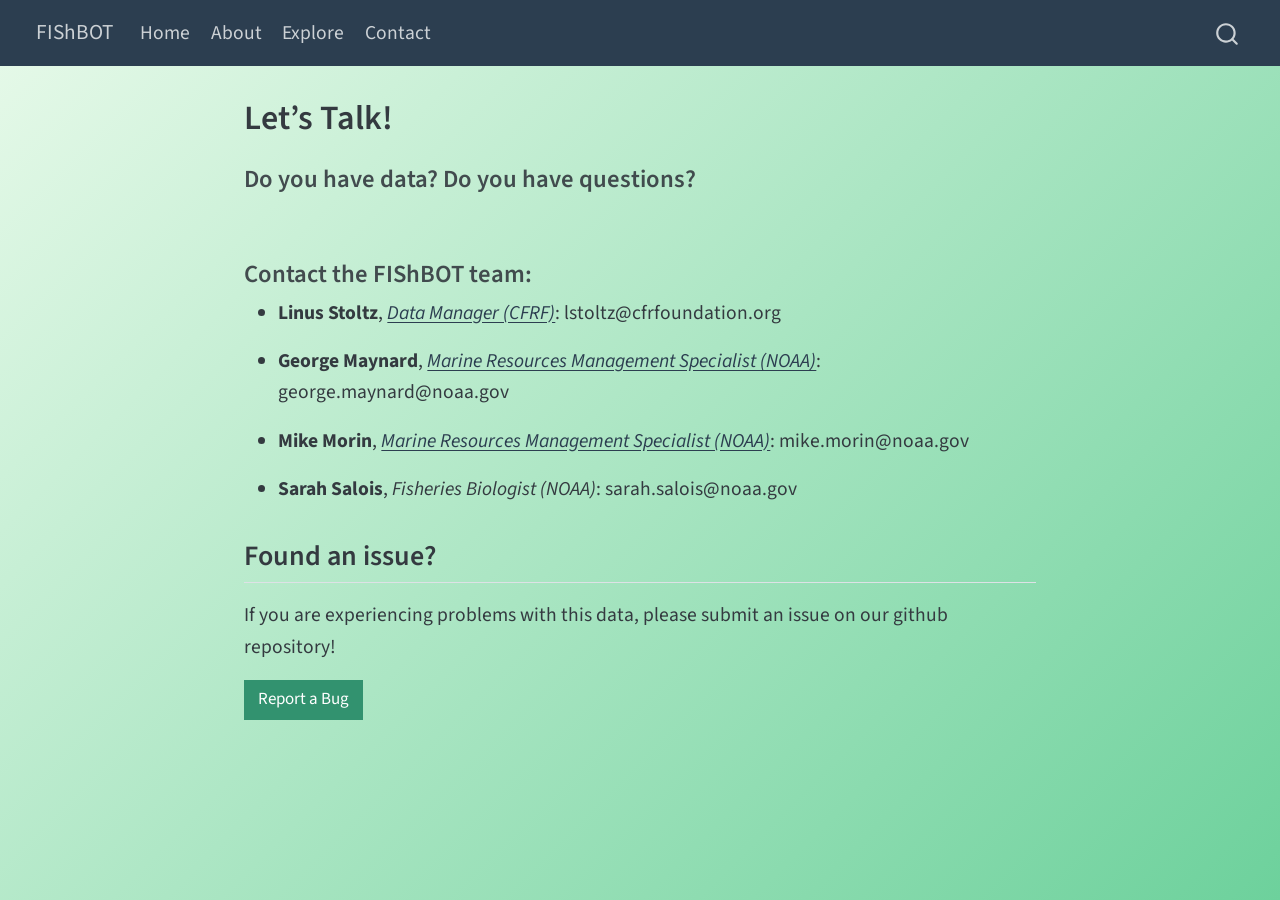
<file: docs/contact.html>
<!DOCTYPE html>
<html xmlns="http://www.w3.org/1999/xhtml" lang="en" xml:lang="en"><head>

<meta charset="utf-8">
<meta name="generator" content="quarto-1.8.25">

<meta name="viewport" content="width=device-width, initial-scale=1.0, user-scalable=yes">


<title>Let’s Talk! – FIShBOT</title>
<style>
code{white-space: pre-wrap;}
span.smallcaps{font-variant: small-caps;}
div.columns{display: flex; gap: min(4vw, 1.5em);}
div.column{flex: auto; overflow-x: auto;}
div.hanging-indent{margin-left: 1.5em; text-indent: -1.5em;}
ul.task-list{list-style: none;}
ul.task-list li input[type="checkbox"] {
  width: 0.8em;
  margin: 0 0.8em 0.2em -1em; /* quarto-specific, see https://github.com/quarto-dev/quarto-cli/issues/4556 */ 
  vertical-align: middle;
}
</style>


<script src="site_libs/quarto-nav/quarto-nav.js"></script>
<script src="site_libs/quarto-nav/headroom.min.js"></script>
<script src="site_libs/clipboard/clipboard.min.js"></script>
<script src="site_libs/quarto-search/autocomplete.umd.js"></script>
<script src="site_libs/quarto-search/fuse.min.js"></script>
<script src="site_libs/quarto-search/quarto-search.js"></script>
<meta name="quarto:offset" content="./">
<script src="site_libs/quarto-html/quarto.js" type="module"></script>
<script src="site_libs/quarto-html/tabsets/tabsets.js" type="module"></script>
<script src="site_libs/quarto-html/axe/axe-check.js" type="module"></script>
<script src="site_libs/quarto-html/popper.min.js"></script>
<script src="site_libs/quarto-html/tippy.umd.min.js"></script>
<script src="site_libs/quarto-html/anchor.min.js"></script>
<link href="site_libs/quarto-html/tippy.css" rel="stylesheet">
<link href="site_libs/quarto-html/quarto-syntax-highlighting-7b89279ff1a6dce999919e0e67d4d9ec.css" rel="stylesheet" id="quarto-text-highlighting-styles">
<script src="site_libs/bootstrap/bootstrap.min.js"></script>
<link href="site_libs/bootstrap/bootstrap-icons.css" rel="stylesheet">
<link href="site_libs/bootstrap/bootstrap-286534045d937dac468bb145d34bd5bb.min.css" rel="stylesheet" append-hash="true" id="quarto-bootstrap" data-mode="light">
<script id="quarto-search-options" type="application/json">{
  "location": "navbar",
  "copy-button": false,
  "collapse-after": 3,
  "panel-placement": "end",
  "type": "overlay",
  "limit": 50,
  "keyboard-shortcut": [
    "f",
    "/",
    "s"
  ],
  "show-item-context": false,
  "language": {
    "search-no-results-text": "No results",
    "search-matching-documents-text": "matching documents",
    "search-copy-link-title": "Copy link to search",
    "search-hide-matches-text": "Hide additional matches",
    "search-more-match-text": "more match in this document",
    "search-more-matches-text": "more matches in this document",
    "search-clear-button-title": "Clear",
    "search-text-placeholder": "",
    "search-detached-cancel-button-title": "Cancel",
    "search-submit-button-title": "Submit",
    "search-label": "Search"
  }
}</script>


</head>

<body class="nav-fixed fullcontent quarto-light">

<div id="quarto-search-results"></div>
  <header id="quarto-header" class="headroom fixed-top">
    <nav class="navbar navbar-expand-lg " data-bs-theme="dark">
      <div class="navbar-container container-fluid">
      <div class="navbar-brand-container mx-auto">
    <a href="./index.html" class="navbar-brand navbar-brand-logo">
    </a>
    <a class="navbar-brand" href="./index.html">
    <span class="navbar-title">FIShBOT</span>
    </a>
  </div>
            <div id="quarto-search" class="" title="Search"></div>
          <button class="navbar-toggler" type="button" data-bs-toggle="collapse" data-bs-target="#navbarCollapse" aria-controls="navbarCollapse" role="menu" aria-expanded="false" aria-label="Toggle navigation" onclick="if (window.quartoToggleHeadroom) { window.quartoToggleHeadroom(); }">
  <span class="navbar-toggler-icon"></span>
</button>
          <div class="collapse navbar-collapse" id="navbarCollapse">
            <ul class="navbar-nav navbar-nav-scroll me-auto">
  <li class="nav-item">
    <a class="nav-link" href="./index.html"> 
<span class="menu-text">Home</span></a>
  </li>  
  <li class="nav-item">
    <a class="nav-link" href="./about.html"> 
<span class="menu-text">About</span></a>
  </li>  
  <li class="nav-item">
    <a class="nav-link" href="./explore.html"> 
<span class="menu-text">Explore</span></a>
  </li>  
  <li class="nav-item">
    <a class="nav-link active" href="./contact.html" aria-current="page"> 
<span class="menu-text">Contact</span></a>
  </li>  
</ul>
          </div> <!-- /navcollapse -->
            <div class="quarto-navbar-tools">
</div>
      </div> <!-- /container-fluid -->
    </nav>
</header>
<!-- content -->
<div id="quarto-content" class="quarto-container page-columns page-rows-contents page-layout-article page-navbar">
<!-- sidebar -->
<!-- margin-sidebar -->
    
<!-- main -->
<main class="content" id="quarto-document-content">

<header id="title-block-header" class="quarto-title-block default">
<div class="quarto-title">
<h1 class="title">Let’s Talk!</h1>
</div>



<div class="quarto-title-meta">

    
  
    
  </div>
  


</header>


<section id="do-you-have-data-do-you-have-questions" class="level3">
<h3 class="anchored" data-anchor-id="do-you-have-data-do-you-have-questions">Do you have data? Do you have questions?</h3>
<p><br></p>
</section>
<section id="contact-the-fishbot-team" class="level3">
<h3 class="anchored" data-anchor-id="contact-the-fishbot-team">Contact the FIShBOT team:</h3>
<ul>
<li><p><b>Linus Stoltz</b>, <a href="https://www.cfrfoundation.org/staff"><i>Data Manager (CFRF)</i></a>: lstoltz@cfrfoundation.org</p></li>
<li><p><b>George Maynard</b>, <a href="https://www.fisheries.noaa.gov/contact/george-maynard-phd"><i>Marine Resources Management Specialist (NOAA)</i></a>: george.maynard@noaa.gov</p></li>
<li><p><b>Mike Morin</b>, <a href="https://www.fisheries.noaa.gov/contact/mike-morin"><i>Marine Resources Management Specialist (NOAA)</i></a>: mike.morin@noaa.gov</p></li>
<li><p><b>Sarah Salois</b>, <i>Fisheries Biologist (NOAA)</i>: sarah.salois@noaa.gov</p></li>
</ul>
</section>
<section id="found-an-issue" class="level2">
<h2 class="anchored" data-anchor-id="found-an-issue">Found an issue?</h2>
<p>If you are experiencing problems with this data, please submit an issue on our github repository!</p>
<p><a href="https://github.com/CommercialFisheriesResearchFoundation/fishbot/issues" class="btn btn-primary" role="button" style="background-color: #32926F; color: white; border-color: #32926F;">Report a Bug</a></p>


</section>

</main> <!-- /main -->
<script id="quarto-html-after-body" type="application/javascript">
  window.document.addEventListener("DOMContentLoaded", function (event) {
    const icon = "";
    const anchorJS = new window.AnchorJS();
    anchorJS.options = {
      placement: 'right',
      icon: icon
    };
    anchorJS.add('.anchored');
    const isCodeAnnotation = (el) => {
      for (const clz of el.classList) {
        if (clz.startsWith('code-annotation-')) {                     
          return true;
        }
      }
      return false;
    }
    const onCopySuccess = function(e) {
      // button target
      const button = e.trigger;
      // don't keep focus
      button.blur();
      // flash "checked"
      button.classList.add('code-copy-button-checked');
      var currentTitle = button.getAttribute("title");
      button.setAttribute("title", "Copied!");
      let tooltip;
      if (window.bootstrap) {
        button.setAttribute("data-bs-toggle", "tooltip");
        button.setAttribute("data-bs-placement", "left");
        button.setAttribute("data-bs-title", "Copied!");
        tooltip = new bootstrap.Tooltip(button, 
          { trigger: "manual", 
            customClass: "code-copy-button-tooltip",
            offset: [0, -8]});
        tooltip.show();    
      }
      setTimeout(function() {
        if (tooltip) {
          tooltip.hide();
          button.removeAttribute("data-bs-title");
          button.removeAttribute("data-bs-toggle");
          button.removeAttribute("data-bs-placement");
        }
        button.setAttribute("title", currentTitle);
        button.classList.remove('code-copy-button-checked');
      }, 1000);
      // clear code selection
      e.clearSelection();
    }
    const getTextToCopy = function(trigger) {
      const outerScaffold = trigger.parentElement.cloneNode(true);
      const codeEl = outerScaffold.querySelector('code');
      for (const childEl of codeEl.children) {
        if (isCodeAnnotation(childEl)) {
          childEl.remove();
        }
      }
      return codeEl.innerText;
    }
    const clipboard = new window.ClipboardJS('.code-copy-button:not([data-in-quarto-modal])', {
      text: getTextToCopy
    });
    clipboard.on('success', onCopySuccess);
    if (window.document.getElementById('quarto-embedded-source-code-modal')) {
      const clipboardModal = new window.ClipboardJS('.code-copy-button[data-in-quarto-modal]', {
        text: getTextToCopy,
        container: window.document.getElementById('quarto-embedded-source-code-modal')
      });
      clipboardModal.on('success', onCopySuccess);
    }
      var localhostRegex = new RegExp(/^(?:http|https):\/\/localhost\:?[0-9]*\//);
      var mailtoRegex = new RegExp(/^mailto:/);
        var filterRegex = new RegExp('/' + window.location.host + '/');
      var isInternal = (href) => {
          return filterRegex.test(href) || localhostRegex.test(href) || mailtoRegex.test(href);
      }
      // Inspect non-navigation links and adorn them if external
     var links = window.document.querySelectorAll('a[href]:not(.nav-link):not(.navbar-brand):not(.toc-action):not(.sidebar-link):not(.sidebar-item-toggle):not(.pagination-link):not(.no-external):not([aria-hidden]):not(.dropdown-item):not(.quarto-navigation-tool):not(.about-link)');
      for (var i=0; i<links.length; i++) {
        const link = links[i];
        if (!isInternal(link.href)) {
          // undo the damage that might have been done by quarto-nav.js in the case of
          // links that we want to consider external
          if (link.dataset.originalHref !== undefined) {
            link.href = link.dataset.originalHref;
          }
        }
      }
    function tippyHover(el, contentFn, onTriggerFn, onUntriggerFn) {
      const config = {
        allowHTML: true,
        maxWidth: 500,
        delay: 100,
        arrow: false,
        appendTo: function(el) {
            return el.parentElement;
        },
        interactive: true,
        interactiveBorder: 10,
        theme: 'quarto',
        placement: 'bottom-start',
      };
      if (contentFn) {
        config.content = contentFn;
      }
      if (onTriggerFn) {
        config.onTrigger = onTriggerFn;
      }
      if (onUntriggerFn) {
        config.onUntrigger = onUntriggerFn;
      }
      window.tippy(el, config); 
    }
    const noterefs = window.document.querySelectorAll('a[role="doc-noteref"]');
    for (var i=0; i<noterefs.length; i++) {
      const ref = noterefs[i];
      tippyHover(ref, function() {
        // use id or data attribute instead here
        let href = ref.getAttribute('data-footnote-href') || ref.getAttribute('href');
        try { href = new URL(href).hash; } catch {}
        const id = href.replace(/^#\/?/, "");
        const note = window.document.getElementById(id);
        if (note) {
          return note.innerHTML;
        } else {
          return "";
        }
      });
    }
    const xrefs = window.document.querySelectorAll('a.quarto-xref');
    const processXRef = (id, note) => {
      // Strip column container classes
      const stripColumnClz = (el) => {
        el.classList.remove("page-full", "page-columns");
        if (el.children) {
          for (const child of el.children) {
            stripColumnClz(child);
          }
        }
      }
      stripColumnClz(note)
      if (id === null || id.startsWith('sec-')) {
        // Special case sections, only their first couple elements
        const container = document.createElement("div");
        if (note.children && note.children.length > 2) {
          container.appendChild(note.children[0].cloneNode(true));
          for (let i = 1; i < note.children.length; i++) {
            const child = note.children[i];
            if (child.tagName === "P" && child.innerText === "") {
              continue;
            } else {
              container.appendChild(child.cloneNode(true));
              break;
            }
          }
          if (window.Quarto?.typesetMath) {
            window.Quarto.typesetMath(container);
          }
          return container.innerHTML
        } else {
          if (window.Quarto?.typesetMath) {
            window.Quarto.typesetMath(note);
          }
          return note.innerHTML;
        }
      } else {
        // Remove any anchor links if they are present
        const anchorLink = note.querySelector('a.anchorjs-link');
        if (anchorLink) {
          anchorLink.remove();
        }
        if (window.Quarto?.typesetMath) {
          window.Quarto.typesetMath(note);
        }
        if (note.classList.contains("callout")) {
          return note.outerHTML;
        } else {
          return note.innerHTML;
        }
      }
    }
    for (var i=0; i<xrefs.length; i++) {
      const xref = xrefs[i];
      tippyHover(xref, undefined, function(instance) {
        instance.disable();
        let url = xref.getAttribute('href');
        let hash = undefined; 
        if (url.startsWith('#')) {
          hash = url;
        } else {
          try { hash = new URL(url).hash; } catch {}
        }
        if (hash) {
          const id = hash.replace(/^#\/?/, "");
          const note = window.document.getElementById(id);
          if (note !== null) {
            try {
              const html = processXRef(id, note.cloneNode(true));
              instance.setContent(html);
            } finally {
              instance.enable();
              instance.show();
            }
          } else {
            // See if we can fetch this
            fetch(url.split('#')[0])
            .then(res => res.text())
            .then(html => {
              const parser = new DOMParser();
              const htmlDoc = parser.parseFromString(html, "text/html");
              const note = htmlDoc.getElementById(id);
              if (note !== null) {
                const html = processXRef(id, note);
                instance.setContent(html);
              } 
            }).finally(() => {
              instance.enable();
              instance.show();
            });
          }
        } else {
          // See if we can fetch a full url (with no hash to target)
          // This is a special case and we should probably do some content thinning / targeting
          fetch(url)
          .then(res => res.text())
          .then(html => {
            const parser = new DOMParser();
            const htmlDoc = parser.parseFromString(html, "text/html");
            const note = htmlDoc.querySelector('main.content');
            if (note !== null) {
              // This should only happen for chapter cross references
              // (since there is no id in the URL)
              // remove the first header
              if (note.children.length > 0 && note.children[0].tagName === "HEADER") {
                note.children[0].remove();
              }
              const html = processXRef(null, note);
              instance.setContent(html);
            } 
          }).finally(() => {
            instance.enable();
            instance.show();
          });
        }
      }, function(instance) {
      });
    }
        let selectedAnnoteEl;
        const selectorForAnnotation = ( cell, annotation) => {
          let cellAttr = 'data-code-cell="' + cell + '"';
          let lineAttr = 'data-code-annotation="' +  annotation + '"';
          const selector = 'span[' + cellAttr + '][' + lineAttr + ']';
          return selector;
        }
        const selectCodeLines = (annoteEl) => {
          const doc = window.document;
          const targetCell = annoteEl.getAttribute("data-target-cell");
          const targetAnnotation = annoteEl.getAttribute("data-target-annotation");
          const annoteSpan = window.document.querySelector(selectorForAnnotation(targetCell, targetAnnotation));
          const lines = annoteSpan.getAttribute("data-code-lines").split(",");
          const lineIds = lines.map((line) => {
            return targetCell + "-" + line;
          })
          let top = null;
          let height = null;
          let parent = null;
          if (lineIds.length > 0) {
              //compute the position of the single el (top and bottom and make a div)
              const el = window.document.getElementById(lineIds[0]);
              top = el.offsetTop;
              height = el.offsetHeight;
              parent = el.parentElement.parentElement;
            if (lineIds.length > 1) {
              const lastEl = window.document.getElementById(lineIds[lineIds.length - 1]);
              const bottom = lastEl.offsetTop + lastEl.offsetHeight;
              height = bottom - top;
            }
            if (top !== null && height !== null && parent !== null) {
              // cook up a div (if necessary) and position it 
              let div = window.document.getElementById("code-annotation-line-highlight");
              if (div === null) {
                div = window.document.createElement("div");
                div.setAttribute("id", "code-annotation-line-highlight");
                div.style.position = 'absolute';
                parent.appendChild(div);
              }
              div.style.top = top - 2 + "px";
              div.style.height = height + 4 + "px";
              div.style.left = 0;
              let gutterDiv = window.document.getElementById("code-annotation-line-highlight-gutter");
              if (gutterDiv === null) {
                gutterDiv = window.document.createElement("div");
                gutterDiv.setAttribute("id", "code-annotation-line-highlight-gutter");
                gutterDiv.style.position = 'absolute';
                const codeCell = window.document.getElementById(targetCell);
                const gutter = codeCell.querySelector('.code-annotation-gutter');
                gutter.appendChild(gutterDiv);
              }
              gutterDiv.style.top = top - 2 + "px";
              gutterDiv.style.height = height + 4 + "px";
            }
            selectedAnnoteEl = annoteEl;
          }
        };
        const unselectCodeLines = () => {
          const elementsIds = ["code-annotation-line-highlight", "code-annotation-line-highlight-gutter"];
          elementsIds.forEach((elId) => {
            const div = window.document.getElementById(elId);
            if (div) {
              div.remove();
            }
          });
          selectedAnnoteEl = undefined;
        };
          // Handle positioning of the toggle
      window.addEventListener(
        "resize",
        throttle(() => {
          elRect = undefined;
          if (selectedAnnoteEl) {
            selectCodeLines(selectedAnnoteEl);
          }
        }, 10)
      );
      function throttle(fn, ms) {
      let throttle = false;
      let timer;
        return (...args) => {
          if(!throttle) { // first call gets through
              fn.apply(this, args);
              throttle = true;
          } else { // all the others get throttled
              if(timer) clearTimeout(timer); // cancel #2
              timer = setTimeout(() => {
                fn.apply(this, args);
                timer = throttle = false;
              }, ms);
          }
        };
      }
        // Attach click handler to the DT
        const annoteDls = window.document.querySelectorAll('dt[data-target-cell]');
        for (const annoteDlNode of annoteDls) {
          annoteDlNode.addEventListener('click', (event) => {
            const clickedEl = event.target;
            if (clickedEl !== selectedAnnoteEl) {
              unselectCodeLines();
              const activeEl = window.document.querySelector('dt[data-target-cell].code-annotation-active');
              if (activeEl) {
                activeEl.classList.remove('code-annotation-active');
              }
              selectCodeLines(clickedEl);
              clickedEl.classList.add('code-annotation-active');
            } else {
              // Unselect the line
              unselectCodeLines();
              clickedEl.classList.remove('code-annotation-active');
            }
          });
        }
    const findCites = (el) => {
      const parentEl = el.parentElement;
      if (parentEl) {
        const cites = parentEl.dataset.cites;
        if (cites) {
          return {
            el,
            cites: cites.split(' ')
          };
        } else {
          return findCites(el.parentElement)
        }
      } else {
        return undefined;
      }
    };
    var bibliorefs = window.document.querySelectorAll('a[role="doc-biblioref"]');
    for (var i=0; i<bibliorefs.length; i++) {
      const ref = bibliorefs[i];
      const citeInfo = findCites(ref);
      if (citeInfo) {
        tippyHover(citeInfo.el, function() {
          var popup = window.document.createElement('div');
          citeInfo.cites.forEach(function(cite) {
            var citeDiv = window.document.createElement('div');
            citeDiv.classList.add('hanging-indent');
            citeDiv.classList.add('csl-entry');
            var biblioDiv = window.document.getElementById('ref-' + cite);
            if (biblioDiv) {
              citeDiv.innerHTML = biblioDiv.innerHTML;
            }
            popup.appendChild(citeDiv);
          });
          return popup.innerHTML;
        });
      }
    }
  });
  </script>
</div> <!-- /content -->




</body></html>
</file>
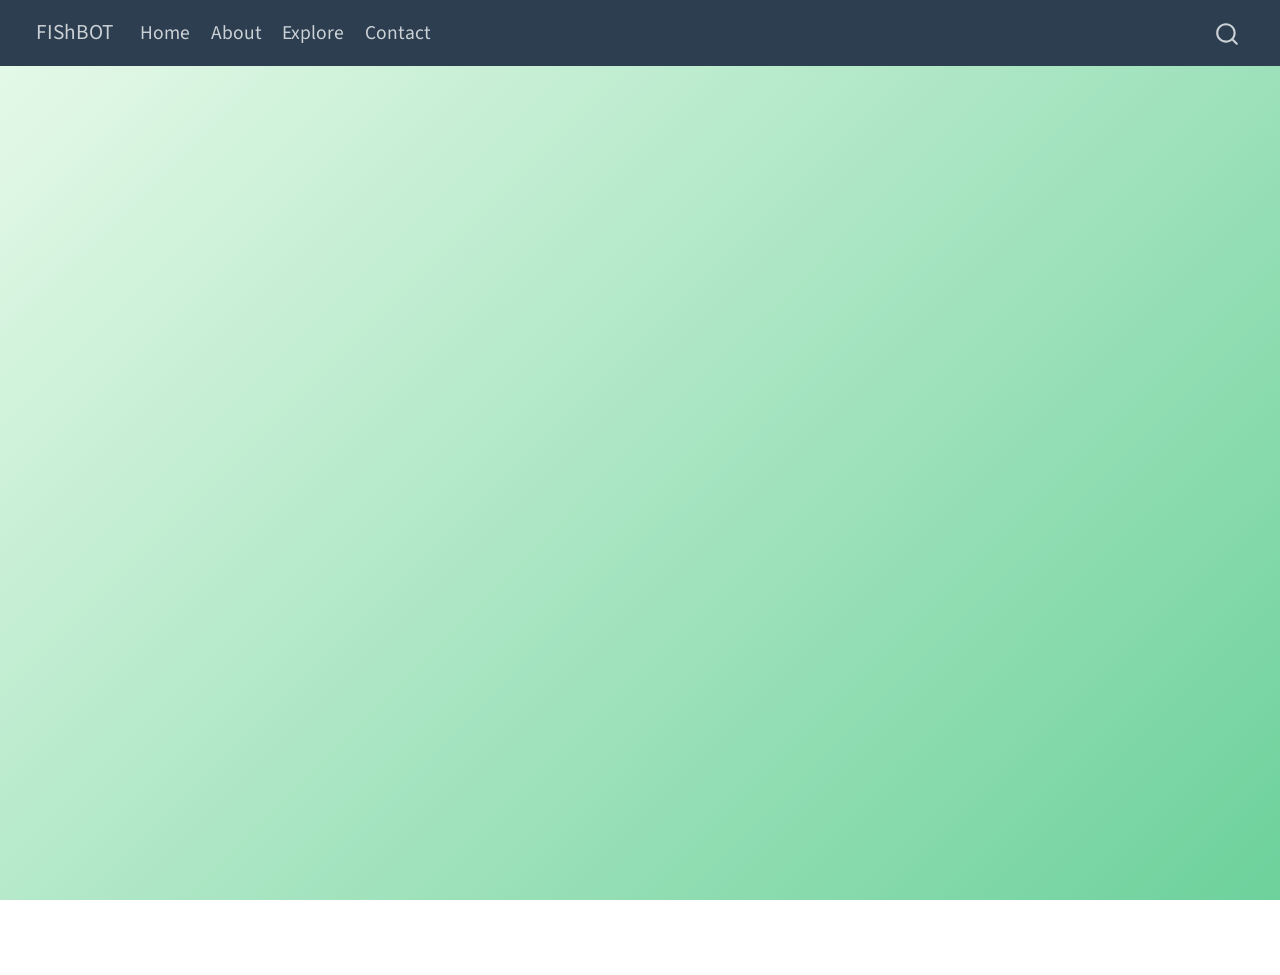
<file: docs/explore.html>
<!DOCTYPE html>
<html xmlns="http://www.w3.org/1999/xhtml" lang="en" xml:lang="en"><head>

<meta charset="utf-8">
<meta name="generator" content="quarto-1.8.25">

<meta name="viewport" content="width=device-width, initial-scale=1.0, user-scalable=yes">


<title>Explore – FIShBOT</title>
<style>
code{white-space: pre-wrap;}
span.smallcaps{font-variant: small-caps;}
div.columns{display: flex; gap: min(4vw, 1.5em);}
div.column{flex: auto; overflow-x: auto;}
div.hanging-indent{margin-left: 1.5em; text-indent: -1.5em;}
ul.task-list{list-style: none;}
ul.task-list li input[type="checkbox"] {
  width: 0.8em;
  margin: 0 0.8em 0.2em -1em; /* quarto-specific, see https://github.com/quarto-dev/quarto-cli/issues/4556 */ 
  vertical-align: middle;
}
</style>


<script src="site_libs/quarto-nav/quarto-nav.js"></script>
<script src="site_libs/quarto-nav/headroom.min.js"></script>
<script src="site_libs/clipboard/clipboard.min.js"></script>
<script src="site_libs/quarto-search/autocomplete.umd.js"></script>
<script src="site_libs/quarto-search/fuse.min.js"></script>
<script src="site_libs/quarto-search/quarto-search.js"></script>
<meta name="quarto:offset" content="./">
<script src="site_libs/quarto-html/quarto.js" type="module"></script>
<script src="site_libs/quarto-html/tabsets/tabsets.js" type="module"></script>
<script src="site_libs/quarto-html/axe/axe-check.js" type="module"></script>
<script src="site_libs/quarto-html/popper.min.js"></script>
<script src="site_libs/quarto-html/tippy.umd.min.js"></script>
<script src="site_libs/quarto-html/anchor.min.js"></script>
<link href="site_libs/quarto-html/tippy.css" rel="stylesheet">
<link href="site_libs/quarto-html/quarto-syntax-highlighting-7b89279ff1a6dce999919e0e67d4d9ec.css" rel="stylesheet" id="quarto-text-highlighting-styles">
<script src="site_libs/bootstrap/bootstrap.min.js"></script>
<link href="site_libs/bootstrap/bootstrap-icons.css" rel="stylesheet">
<link href="site_libs/bootstrap/bootstrap-286534045d937dac468bb145d34bd5bb.min.css" rel="stylesheet" append-hash="true" id="quarto-bootstrap" data-mode="light">
<script id="quarto-search-options" type="application/json">{
  "location": "navbar",
  "copy-button": false,
  "collapse-after": 3,
  "panel-placement": "end",
  "type": "overlay",
  "limit": 50,
  "keyboard-shortcut": [
    "f",
    "/",
    "s"
  ],
  "show-item-context": false,
  "language": {
    "search-no-results-text": "No results",
    "search-matching-documents-text": "matching documents",
    "search-copy-link-title": "Copy link to search",
    "search-hide-matches-text": "Hide additional matches",
    "search-more-match-text": "more match in this document",
    "search-more-matches-text": "more matches in this document",
    "search-clear-button-title": "Clear",
    "search-text-placeholder": "",
    "search-detached-cancel-button-title": "Cancel",
    "search-submit-button-title": "Submit",
    "search-label": "Search"
  }
}</script>


</head>

<body class="nav-fixed quarto-light">

<div id="quarto-search-results"></div>
  <header id="quarto-header" class="headroom fixed-top">
    <nav class="navbar navbar-expand-lg " data-bs-theme="dark">
      <div class="navbar-container container-fluid">
      <div class="navbar-brand-container mx-auto">
    <a href="./index.html" class="navbar-brand navbar-brand-logo">
    </a>
    <a class="navbar-brand" href="./index.html">
    <span class="navbar-title">FIShBOT</span>
    </a>
  </div>
            <div id="quarto-search" class="" title="Search"></div>
          <button class="navbar-toggler" type="button" data-bs-toggle="collapse" data-bs-target="#navbarCollapse" aria-controls="navbarCollapse" role="menu" aria-expanded="false" aria-label="Toggle navigation" onclick="if (window.quartoToggleHeadroom) { window.quartoToggleHeadroom(); }">
  <span class="navbar-toggler-icon"></span>
</button>
          <div class="collapse navbar-collapse" id="navbarCollapse">
            <ul class="navbar-nav navbar-nav-scroll me-auto">
  <li class="nav-item">
    <a class="nav-link" href="./index.html"> 
<span class="menu-text">Home</span></a>
  </li>  
  <li class="nav-item">
    <a class="nav-link" href="./about.html"> 
<span class="menu-text">About</span></a>
  </li>  
  <li class="nav-item">
    <a class="nav-link active" href="./explore.html" aria-current="page"> 
<span class="menu-text">Explore</span></a>
  </li>  
  <li class="nav-item">
    <a class="nav-link" href="./contact.html"> 
<span class="menu-text">Contact</span></a>
  </li>  
</ul>
          </div> <!-- /navcollapse -->
            <div class="quarto-navbar-tools">
</div>
      </div> <!-- /container-fluid -->
    </nav>
</header>
<!-- content -->
<div id="quarto-content" class="quarto-container page-columns page-rows-contents page-layout-full page-navbar">
<!-- sidebar -->
<!-- margin-sidebar -->
    
<!-- main -->
<main class="content column-page" id="quarto-document-content">

<header id="title-block-header" class="quarto-title-block default">
<div class="quarto-title">
<h1 class="title">Explore</h1>
</div>



<div class="quarto-title-meta column-page">

    
  
    
  </div>
  


</header>


<style>
.quarto-title {
  display: none;
}
</style>
<div class="full-screen-html">
<iframe src="https://ondeckdata.com/database/osm_fishbot_explorer.html" width="100%" height="750px"></iframe>
</div>



</main> <!-- /main -->
<script id="quarto-html-after-body" type="application/javascript">
  window.document.addEventListener("DOMContentLoaded", function (event) {
    const icon = "";
    const anchorJS = new window.AnchorJS();
    anchorJS.options = {
      placement: 'right',
      icon: icon
    };
    anchorJS.add('.anchored');
    const isCodeAnnotation = (el) => {
      for (const clz of el.classList) {
        if (clz.startsWith('code-annotation-')) {                     
          return true;
        }
      }
      return false;
    }
    const onCopySuccess = function(e) {
      // button target
      const button = e.trigger;
      // don't keep focus
      button.blur();
      // flash "checked"
      button.classList.add('code-copy-button-checked');
      var currentTitle = button.getAttribute("title");
      button.setAttribute("title", "Copied!");
      let tooltip;
      if (window.bootstrap) {
        button.setAttribute("data-bs-toggle", "tooltip");
        button.setAttribute("data-bs-placement", "left");
        button.setAttribute("data-bs-title", "Copied!");
        tooltip = new bootstrap.Tooltip(button, 
          { trigger: "manual", 
            customClass: "code-copy-button-tooltip",
            offset: [0, -8]});
        tooltip.show();    
      }
      setTimeout(function() {
        if (tooltip) {
          tooltip.hide();
          button.removeAttribute("data-bs-title");
          button.removeAttribute("data-bs-toggle");
          button.removeAttribute("data-bs-placement");
        }
        button.setAttribute("title", currentTitle);
        button.classList.remove('code-copy-button-checked');
      }, 1000);
      // clear code selection
      e.clearSelection();
    }
    const getTextToCopy = function(trigger) {
      const outerScaffold = trigger.parentElement.cloneNode(true);
      const codeEl = outerScaffold.querySelector('code');
      for (const childEl of codeEl.children) {
        if (isCodeAnnotation(childEl)) {
          childEl.remove();
        }
      }
      return codeEl.innerText;
    }
    const clipboard = new window.ClipboardJS('.code-copy-button:not([data-in-quarto-modal])', {
      text: getTextToCopy
    });
    clipboard.on('success', onCopySuccess);
    if (window.document.getElementById('quarto-embedded-source-code-modal')) {
      const clipboardModal = new window.ClipboardJS('.code-copy-button[data-in-quarto-modal]', {
        text: getTextToCopy,
        container: window.document.getElementById('quarto-embedded-source-code-modal')
      });
      clipboardModal.on('success', onCopySuccess);
    }
      var localhostRegex = new RegExp(/^(?:http|https):\/\/localhost\:?[0-9]*\//);
      var mailtoRegex = new RegExp(/^mailto:/);
        var filterRegex = new RegExp('/' + window.location.host + '/');
      var isInternal = (href) => {
          return filterRegex.test(href) || localhostRegex.test(href) || mailtoRegex.test(href);
      }
      // Inspect non-navigation links and adorn them if external
     var links = window.document.querySelectorAll('a[href]:not(.nav-link):not(.navbar-brand):not(.toc-action):not(.sidebar-link):not(.sidebar-item-toggle):not(.pagination-link):not(.no-external):not([aria-hidden]):not(.dropdown-item):not(.quarto-navigation-tool):not(.about-link)');
      for (var i=0; i<links.length; i++) {
        const link = links[i];
        if (!isInternal(link.href)) {
          // undo the damage that might have been done by quarto-nav.js in the case of
          // links that we want to consider external
          if (link.dataset.originalHref !== undefined) {
            link.href = link.dataset.originalHref;
          }
        }
      }
    function tippyHover(el, contentFn, onTriggerFn, onUntriggerFn) {
      const config = {
        allowHTML: true,
        maxWidth: 500,
        delay: 100,
        arrow: false,
        appendTo: function(el) {
            return el.parentElement;
        },
        interactive: true,
        interactiveBorder: 10,
        theme: 'quarto',
        placement: 'bottom-start',
      };
      if (contentFn) {
        config.content = contentFn;
      }
      if (onTriggerFn) {
        config.onTrigger = onTriggerFn;
      }
      if (onUntriggerFn) {
        config.onUntrigger = onUntriggerFn;
      }
      window.tippy(el, config); 
    }
    const noterefs = window.document.querySelectorAll('a[role="doc-noteref"]');
    for (var i=0; i<noterefs.length; i++) {
      const ref = noterefs[i];
      tippyHover(ref, function() {
        // use id or data attribute instead here
        let href = ref.getAttribute('data-footnote-href') || ref.getAttribute('href');
        try { href = new URL(href).hash; } catch {}
        const id = href.replace(/^#\/?/, "");
        const note = window.document.getElementById(id);
        if (note) {
          return note.innerHTML;
        } else {
          return "";
        }
      });
    }
    const xrefs = window.document.querySelectorAll('a.quarto-xref');
    const processXRef = (id, note) => {
      // Strip column container classes
      const stripColumnClz = (el) => {
        el.classList.remove("page-full", "page-columns");
        if (el.children) {
          for (const child of el.children) {
            stripColumnClz(child);
          }
        }
      }
      stripColumnClz(note)
      if (id === null || id.startsWith('sec-')) {
        // Special case sections, only their first couple elements
        const container = document.createElement("div");
        if (note.children && note.children.length > 2) {
          container.appendChild(note.children[0].cloneNode(true));
          for (let i = 1; i < note.children.length; i++) {
            const child = note.children[i];
            if (child.tagName === "P" && child.innerText === "") {
              continue;
            } else {
              container.appendChild(child.cloneNode(true));
              break;
            }
          }
          if (window.Quarto?.typesetMath) {
            window.Quarto.typesetMath(container);
          }
          return container.innerHTML
        } else {
          if (window.Quarto?.typesetMath) {
            window.Quarto.typesetMath(note);
          }
          return note.innerHTML;
        }
      } else {
        // Remove any anchor links if they are present
        const anchorLink = note.querySelector('a.anchorjs-link');
        if (anchorLink) {
          anchorLink.remove();
        }
        if (window.Quarto?.typesetMath) {
          window.Quarto.typesetMath(note);
        }
        if (note.classList.contains("callout")) {
          return note.outerHTML;
        } else {
          return note.innerHTML;
        }
      }
    }
    for (var i=0; i<xrefs.length; i++) {
      const xref = xrefs[i];
      tippyHover(xref, undefined, function(instance) {
        instance.disable();
        let url = xref.getAttribute('href');
        let hash = undefined; 
        if (url.startsWith('#')) {
          hash = url;
        } else {
          try { hash = new URL(url).hash; } catch {}
        }
        if (hash) {
          const id = hash.replace(/^#\/?/, "");
          const note = window.document.getElementById(id);
          if (note !== null) {
            try {
              const html = processXRef(id, note.cloneNode(true));
              instance.setContent(html);
            } finally {
              instance.enable();
              instance.show();
            }
          } else {
            // See if we can fetch this
            fetch(url.split('#')[0])
            .then(res => res.text())
            .then(html => {
              const parser = new DOMParser();
              const htmlDoc = parser.parseFromString(html, "text/html");
              const note = htmlDoc.getElementById(id);
              if (note !== null) {
                const html = processXRef(id, note);
                instance.setContent(html);
              } 
            }).finally(() => {
              instance.enable();
              instance.show();
            });
          }
        } else {
          // See if we can fetch a full url (with no hash to target)
          // This is a special case and we should probably do some content thinning / targeting
          fetch(url)
          .then(res => res.text())
          .then(html => {
            const parser = new DOMParser();
            const htmlDoc = parser.parseFromString(html, "text/html");
            const note = htmlDoc.querySelector('main.content');
            if (note !== null) {
              // This should only happen for chapter cross references
              // (since there is no id in the URL)
              // remove the first header
              if (note.children.length > 0 && note.children[0].tagName === "HEADER") {
                note.children[0].remove();
              }
              const html = processXRef(null, note);
              instance.setContent(html);
            } 
          }).finally(() => {
            instance.enable();
            instance.show();
          });
        }
      }, function(instance) {
      });
    }
        let selectedAnnoteEl;
        const selectorForAnnotation = ( cell, annotation) => {
          let cellAttr = 'data-code-cell="' + cell + '"';
          let lineAttr = 'data-code-annotation="' +  annotation + '"';
          const selector = 'span[' + cellAttr + '][' + lineAttr + ']';
          return selector;
        }
        const selectCodeLines = (annoteEl) => {
          const doc = window.document;
          const targetCell = annoteEl.getAttribute("data-target-cell");
          const targetAnnotation = annoteEl.getAttribute("data-target-annotation");
          const annoteSpan = window.document.querySelector(selectorForAnnotation(targetCell, targetAnnotation));
          const lines = annoteSpan.getAttribute("data-code-lines").split(",");
          const lineIds = lines.map((line) => {
            return targetCell + "-" + line;
          })
          let top = null;
          let height = null;
          let parent = null;
          if (lineIds.length > 0) {
              //compute the position of the single el (top and bottom and make a div)
              const el = window.document.getElementById(lineIds[0]);
              top = el.offsetTop;
              height = el.offsetHeight;
              parent = el.parentElement.parentElement;
            if (lineIds.length > 1) {
              const lastEl = window.document.getElementById(lineIds[lineIds.length - 1]);
              const bottom = lastEl.offsetTop + lastEl.offsetHeight;
              height = bottom - top;
            }
            if (top !== null && height !== null && parent !== null) {
              // cook up a div (if necessary) and position it 
              let div = window.document.getElementById("code-annotation-line-highlight");
              if (div === null) {
                div = window.document.createElement("div");
                div.setAttribute("id", "code-annotation-line-highlight");
                div.style.position = 'absolute';
                parent.appendChild(div);
              }
              div.style.top = top - 2 + "px";
              div.style.height = height + 4 + "px";
              div.style.left = 0;
              let gutterDiv = window.document.getElementById("code-annotation-line-highlight-gutter");
              if (gutterDiv === null) {
                gutterDiv = window.document.createElement("div");
                gutterDiv.setAttribute("id", "code-annotation-line-highlight-gutter");
                gutterDiv.style.position = 'absolute';
                const codeCell = window.document.getElementById(targetCell);
                const gutter = codeCell.querySelector('.code-annotation-gutter');
                gutter.appendChild(gutterDiv);
              }
              gutterDiv.style.top = top - 2 + "px";
              gutterDiv.style.height = height + 4 + "px";
            }
            selectedAnnoteEl = annoteEl;
          }
        };
        const unselectCodeLines = () => {
          const elementsIds = ["code-annotation-line-highlight", "code-annotation-line-highlight-gutter"];
          elementsIds.forEach((elId) => {
            const div = window.document.getElementById(elId);
            if (div) {
              div.remove();
            }
          });
          selectedAnnoteEl = undefined;
        };
          // Handle positioning of the toggle
      window.addEventListener(
        "resize",
        throttle(() => {
          elRect = undefined;
          if (selectedAnnoteEl) {
            selectCodeLines(selectedAnnoteEl);
          }
        }, 10)
      );
      function throttle(fn, ms) {
      let throttle = false;
      let timer;
        return (...args) => {
          if(!throttle) { // first call gets through
              fn.apply(this, args);
              throttle = true;
          } else { // all the others get throttled
              if(timer) clearTimeout(timer); // cancel #2
              timer = setTimeout(() => {
                fn.apply(this, args);
                timer = throttle = false;
              }, ms);
          }
        };
      }
        // Attach click handler to the DT
        const annoteDls = window.document.querySelectorAll('dt[data-target-cell]');
        for (const annoteDlNode of annoteDls) {
          annoteDlNode.addEventListener('click', (event) => {
            const clickedEl = event.target;
            if (clickedEl !== selectedAnnoteEl) {
              unselectCodeLines();
              const activeEl = window.document.querySelector('dt[data-target-cell].code-annotation-active');
              if (activeEl) {
                activeEl.classList.remove('code-annotation-active');
              }
              selectCodeLines(clickedEl);
              clickedEl.classList.add('code-annotation-active');
            } else {
              // Unselect the line
              unselectCodeLines();
              clickedEl.classList.remove('code-annotation-active');
            }
          });
        }
    const findCites = (el) => {
      const parentEl = el.parentElement;
      if (parentEl) {
        const cites = parentEl.dataset.cites;
        if (cites) {
          return {
            el,
            cites: cites.split(' ')
          };
        } else {
          return findCites(el.parentElement)
        }
      } else {
        return undefined;
      }
    };
    var bibliorefs = window.document.querySelectorAll('a[role="doc-biblioref"]');
    for (var i=0; i<bibliorefs.length; i++) {
      const ref = bibliorefs[i];
      const citeInfo = findCites(ref);
      if (citeInfo) {
        tippyHover(citeInfo.el, function() {
          var popup = window.document.createElement('div');
          citeInfo.cites.forEach(function(cite) {
            var citeDiv = window.document.createElement('div');
            citeDiv.classList.add('hanging-indent');
            citeDiv.classList.add('csl-entry');
            var biblioDiv = window.document.getElementById('ref-' + cite);
            if (biblioDiv) {
              citeDiv.innerHTML = biblioDiv.innerHTML;
            }
            popup.appendChild(citeDiv);
          });
          return popup.innerHTML;
        });
      }
    }
  });
  </script>
</div> <!-- /content -->




</body></html>
</file>
<file: docs/site_libs/quarto-html/tippy.css>
.tippy-box[data-animation=fade][data-state=hidden]{opacity:0}[data-tippy-root]{max-width:calc(100vw - 10px)}.tippy-box{position:relative;background-color:#333;color:#fff;border-radius:4px;font-size:14px;line-height:1.4;white-space:normal;outline:0;transition-property:transform,visibility,opacity}.tippy-box[data-placement^=top]>.tippy-arrow{bottom:0}.tippy-box[data-placement^=top]>.tippy-arrow:before{bottom:-7px;left:0;border-width:8px 8px 0;border-top-color:initial;transform-origin:center top}.tippy-box[data-placement^=bottom]>.tippy-arrow{top:0}.tippy-box[data-placement^=bottom]>.tippy-arrow:before{top:-7px;left:0;border-width:0 8px 8px;border-bottom-color:initial;transform-origin:center bottom}.tippy-box[data-placement^=left]>.tippy-arrow{right:0}.tippy-box[data-placement^=left]>.tippy-arrow:before{border-width:8px 0 8px 8px;border-left-color:initial;right:-7px;transform-origin:center left}.tippy-box[data-placement^=right]>.tippy-arrow{left:0}.tippy-box[data-placement^=right]>.tippy-arrow:before{left:-7px;border-width:8px 8px 8px 0;border-right-color:initial;transform-origin:center right}.tippy-box[data-inertia][data-state=visible]{transition-timing-function:cubic-bezier(.54,1.5,.38,1.11)}.tippy-arrow{width:16px;height:16px;color:#333}.tippy-arrow:before{content:"";position:absolute;border-color:transparent;border-style:solid}.tippy-content{position:relative;padding:5px 9px;z-index:1}
</file>
<file: docs/site_libs/quarto-html/quarto-syntax-highlighting-7b89279ff1a6dce999919e0e67d4d9ec.css>
/* quarto syntax highlight colors */
:root {
  --quarto-hl-ot-color: #003B4F;
  --quarto-hl-at-color: #657422;
  --quarto-hl-ss-color: #20794D;
  --quarto-hl-an-color: #5E5E5E;
  --quarto-hl-fu-color: #4758AB;
  --quarto-hl-st-color: #20794D;
  --quarto-hl-cf-color: #003B4F;
  --quarto-hl-op-color: #5E5E5E;
  --quarto-hl-er-color: #AD0000;
  --quarto-hl-bn-color: #AD0000;
  --quarto-hl-al-color: #AD0000;
  --quarto-hl-va-color: #111111;
  --quarto-hl-bu-color: inherit;
  --quarto-hl-ex-color: inherit;
  --quarto-hl-pp-color: #AD0000;
  --quarto-hl-in-color: #5E5E5E;
  --quarto-hl-vs-color: #20794D;
  --quarto-hl-wa-color: #5E5E5E;
  --quarto-hl-do-color: #5E5E5E;
  --quarto-hl-im-color: #00769E;
  --quarto-hl-ch-color: #20794D;
  --quarto-hl-dt-color: #AD0000;
  --quarto-hl-fl-color: #AD0000;
  --quarto-hl-co-color: #5E5E5E;
  --quarto-hl-cv-color: #5E5E5E;
  --quarto-hl-cn-color: #8f5902;
  --quarto-hl-sc-color: #5E5E5E;
  --quarto-hl-dv-color: #AD0000;
  --quarto-hl-kw-color: #003B4F;
}

/* other quarto variables */
:root {
  --quarto-font-monospace: SFMono-Regular, Menlo, Monaco, Consolas, "Liberation Mono", "Courier New", monospace;
}

/* syntax highlight based on Pandoc's rules */
pre > code.sourceCode > span {
  color: #003B4F;
}

code.sourceCode > span {
  color: #003B4F;
}

div.sourceCode,
div.sourceCode pre.sourceCode {
  color: #003B4F;
}

/* Normal */
code span {
  color: #003B4F;
}

/* Alert */
code span.al {
  color: #AD0000;
  font-style: inherit;
}

/* Annotation */
code span.an {
  color: #5E5E5E;
  font-style: inherit;
}

/* Attribute */
code span.at {
  color: #657422;
  font-style: inherit;
}

/* BaseN */
code span.bn {
  color: #AD0000;
  font-style: inherit;
}

/* BuiltIn */
code span.bu {
  font-style: inherit;
}

/* ControlFlow */
code span.cf {
  color: #003B4F;
  font-weight: bold;
  font-style: inherit;
}

/* Char */
code span.ch {
  color: #20794D;
  font-style: inherit;
}

/* Constant */
code span.cn {
  color: #8f5902;
  font-style: inherit;
}

/* Comment */
code span.co {
  color: #5E5E5E;
  font-style: inherit;
}

/* CommentVar */
code span.cv {
  color: #5E5E5E;
  font-style: italic;
}

/* Documentation */
code span.do {
  color: #5E5E5E;
  font-style: italic;
}

/* DataType */
code span.dt {
  color: #AD0000;
  font-style: inherit;
}

/* DecVal */
code span.dv {
  color: #AD0000;
  font-style: inherit;
}

/* Error */
code span.er {
  color: #AD0000;
  font-style: inherit;
}

/* Extension */
code span.ex {
  font-style: inherit;
}

/* Float */
code span.fl {
  color: #AD0000;
  font-style: inherit;
}

/* Function */
code span.fu {
  color: #4758AB;
  font-style: inherit;
}

/* Import */
code span.im {
  color: #00769E;
  font-style: inherit;
}

/* Information */
code span.in {
  color: #5E5E5E;
  font-style: inherit;
}

/* Keyword */
code span.kw {
  color: #003B4F;
  font-weight: bold;
  font-style: inherit;
}

/* Operator */
code span.op {
  color: #5E5E5E;
  font-style: inherit;
}

/* Other */
code span.ot {
  color: #003B4F;
  font-style: inherit;
}

/* Preprocessor */
code span.pp {
  color: #AD0000;
  font-style: inherit;
}

/* SpecialChar */
code span.sc {
  color: #5E5E5E;
  font-style: inherit;
}

/* SpecialString */
code span.ss {
  color: #20794D;
  font-style: inherit;
}

/* String */
code span.st {
  color: #20794D;
  font-style: inherit;
}

/* Variable */
code span.va {
  color: #111111;
  font-style: inherit;
}

/* VerbatimString */
code span.vs {
  color: #20794D;
  font-style: inherit;
}

/* Warning */
code span.wa {
  color: #5E5E5E;
  font-style: italic;
}

.prevent-inlining {
  content: "</";
}

/*# sourceMappingURL=3944bc705cfaf4c80e56f77c5205168a.css.map */
</file>
